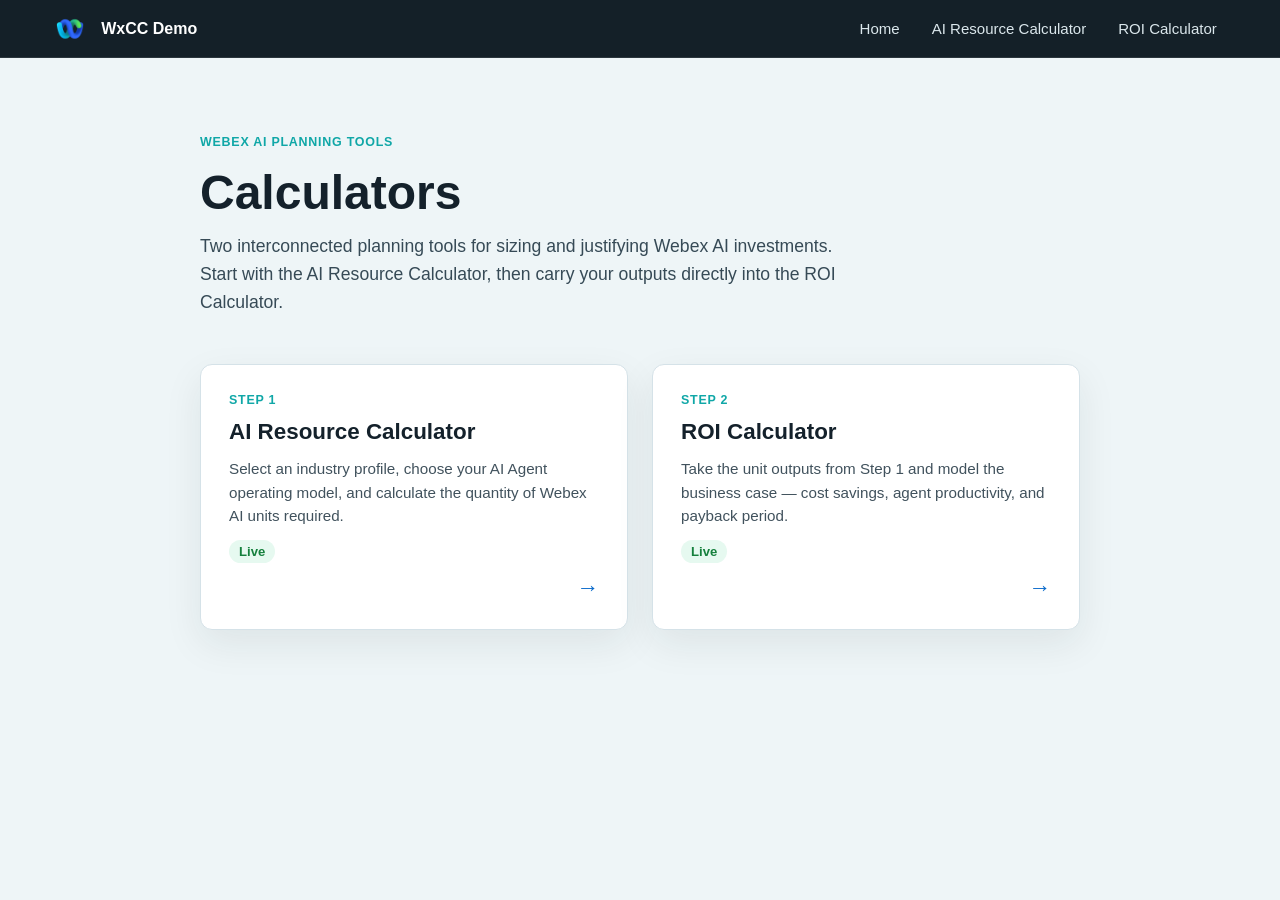
<file: index.html>
<!DOCTYPE html>
<html lang="en">
<head>
  <meta charset="UTF-8" />
  <meta name="viewport" content="width=device-width, initial-scale=1" />
  <title>Calculators — WxCC Demo</title>
  <style>
    :root { --ink: #14212b; --muted: #5f6f7a; --line: #d5e2e8; --teal: #10a7a7; --blue: #0b6bcb; }
    * { box-sizing: border-box; }
    body { margin: 0; font-family: Arial, Helvetica, sans-serif; background: #eef5f7; color: var(--ink); }
    header { display: flex; align-items: center; justify-content: space-between; gap: 18px; padding: 12px clamp(18px,4vw,56px); background: rgba(12,23,32,0.96); border-bottom: 1px solid rgba(255,255,255,0.1); }
    .brand { display: flex; align-items: center; gap: 12px; color: #fff; font-weight: 700; text-decoration: none; }
    .brand img { width: 38px; height: 28px; object-fit: contain; }
    nav { display: flex; gap: 8px; }
    nav a { padding: 8px 12px; border-radius: 6px; color: #dbe7ec; font-size: 0.94rem; text-decoration: none; }
    nav a:hover { background: rgba(255,255,255,0.12); color: #fff; }
    main { max-width: 960px; margin: 0 auto; padding: clamp(40px,6vw,80px) clamp(18px,4vw,40px); }
    h1 { font-size: clamp(2rem,4vw,3rem); margin: 0 0 12px; }
    .eyebrow { margin: 0 0 16px; color: var(--teal); font-size: 0.78rem; font-weight: 700; text-transform: uppercase; letter-spacing: 0.06em; }
    .intro { color: #364a56; font-size: 1.1rem; line-height: 1.6; max-width: 640px; margin: 0 0 48px; }
    .cards { display: grid; grid-template-columns: repeat(auto-fit, minmax(300px, 1fr)); gap: 24px; }
    .card { background: #fff; border: 1px solid var(--line); border-radius: 12px; padding: 28px; text-decoration: none; color: inherit; box-shadow: 0 14px 38px rgba(20,33,43,0.08); transition: box-shadow 0.2s; display: grid; gap: 12px; }
    .card:hover { box-shadow: 0 20px 50px rgba(20,33,43,0.15); }
    .card-tag { font-size: 0.78rem; font-weight: 700; text-transform: uppercase; letter-spacing: 0.06em; color: var(--teal); }
    .card h2 { margin: 0; font-size: 1.4rem; }
    .card p { margin: 0; color: #41525d; line-height: 1.55; font-size: 0.95rem; }
    .card .status { font-size: 0.82rem; font-weight: 700; padding: 4px 10px; border-radius: 99px; justify-self: start; }
    .status.live { background: #e6f9f0; color: #15803d; }
    .arrow { justify-self: end; color: var(--blue); font-size: 1.4rem; }
  </style>
</head>
<body>
  <header>
    <a class="brand" href="index.html">
      <img src="assets/webex-logo-transparent.png" alt="" />
      <span>WxCC Demo</span>
    </a>
    <nav>
      <a href="index.html">Home</a>
      <a href="AI Resources Calculator/index.html">AI Resource Calculator</a>
      <a href="ROI Calculator/index.html">ROI Calculator</a>
    </nav>
  </header>
  <main>
    <p class="eyebrow">Webex AI Planning Tools</p>
    <h1>Calculators</h1>
    <p class="intro">Two interconnected planning tools for sizing and justifying Webex AI investments. Start with the AI Resource Calculator, then carry your outputs directly into the ROI Calculator.</p>
    <div class="cards">
      <a class="card" href="AI Resources Calculator/index.html">
        <span class="card-tag">Step 1</span>
        <h2>AI Resource Calculator</h2>
        <p>Select an industry profile, choose your AI Agent operating model, and calculate the quantity of Webex AI units required.</p>
        <span class="status live">Live</span>
        <span class="arrow">&#8594;</span>
      </a>
      <a class="card" href="ROI Calculator/index.html">
        <span class="card-tag">Step 2</span>
        <h2>ROI Calculator</h2>
        <p>Take the unit outputs from Step 1 and model the business case — cost savings, agent productivity, and payback period.</p>
        <span class="status live">Live</span>
        <span class="arrow">&#8594;</span>
      </a>
    </div>
  </main>
</body>
</html>
</file>
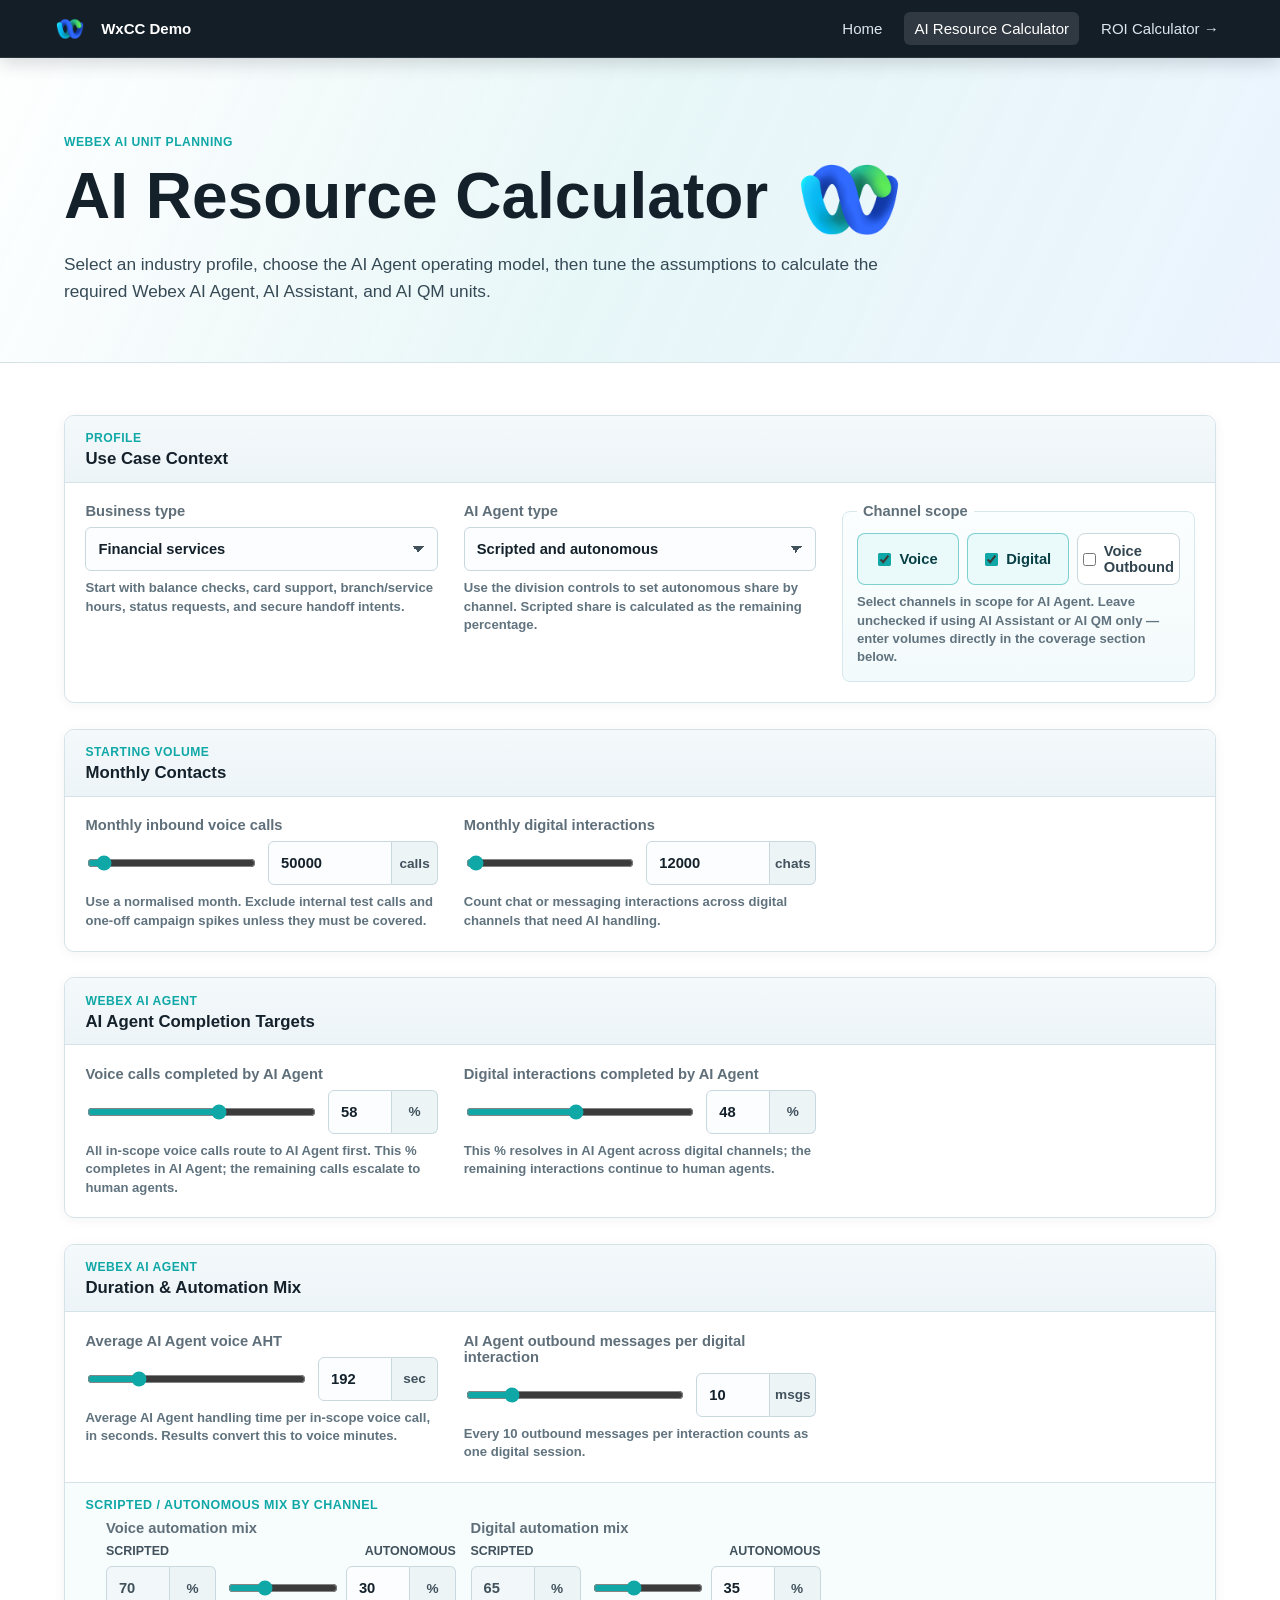
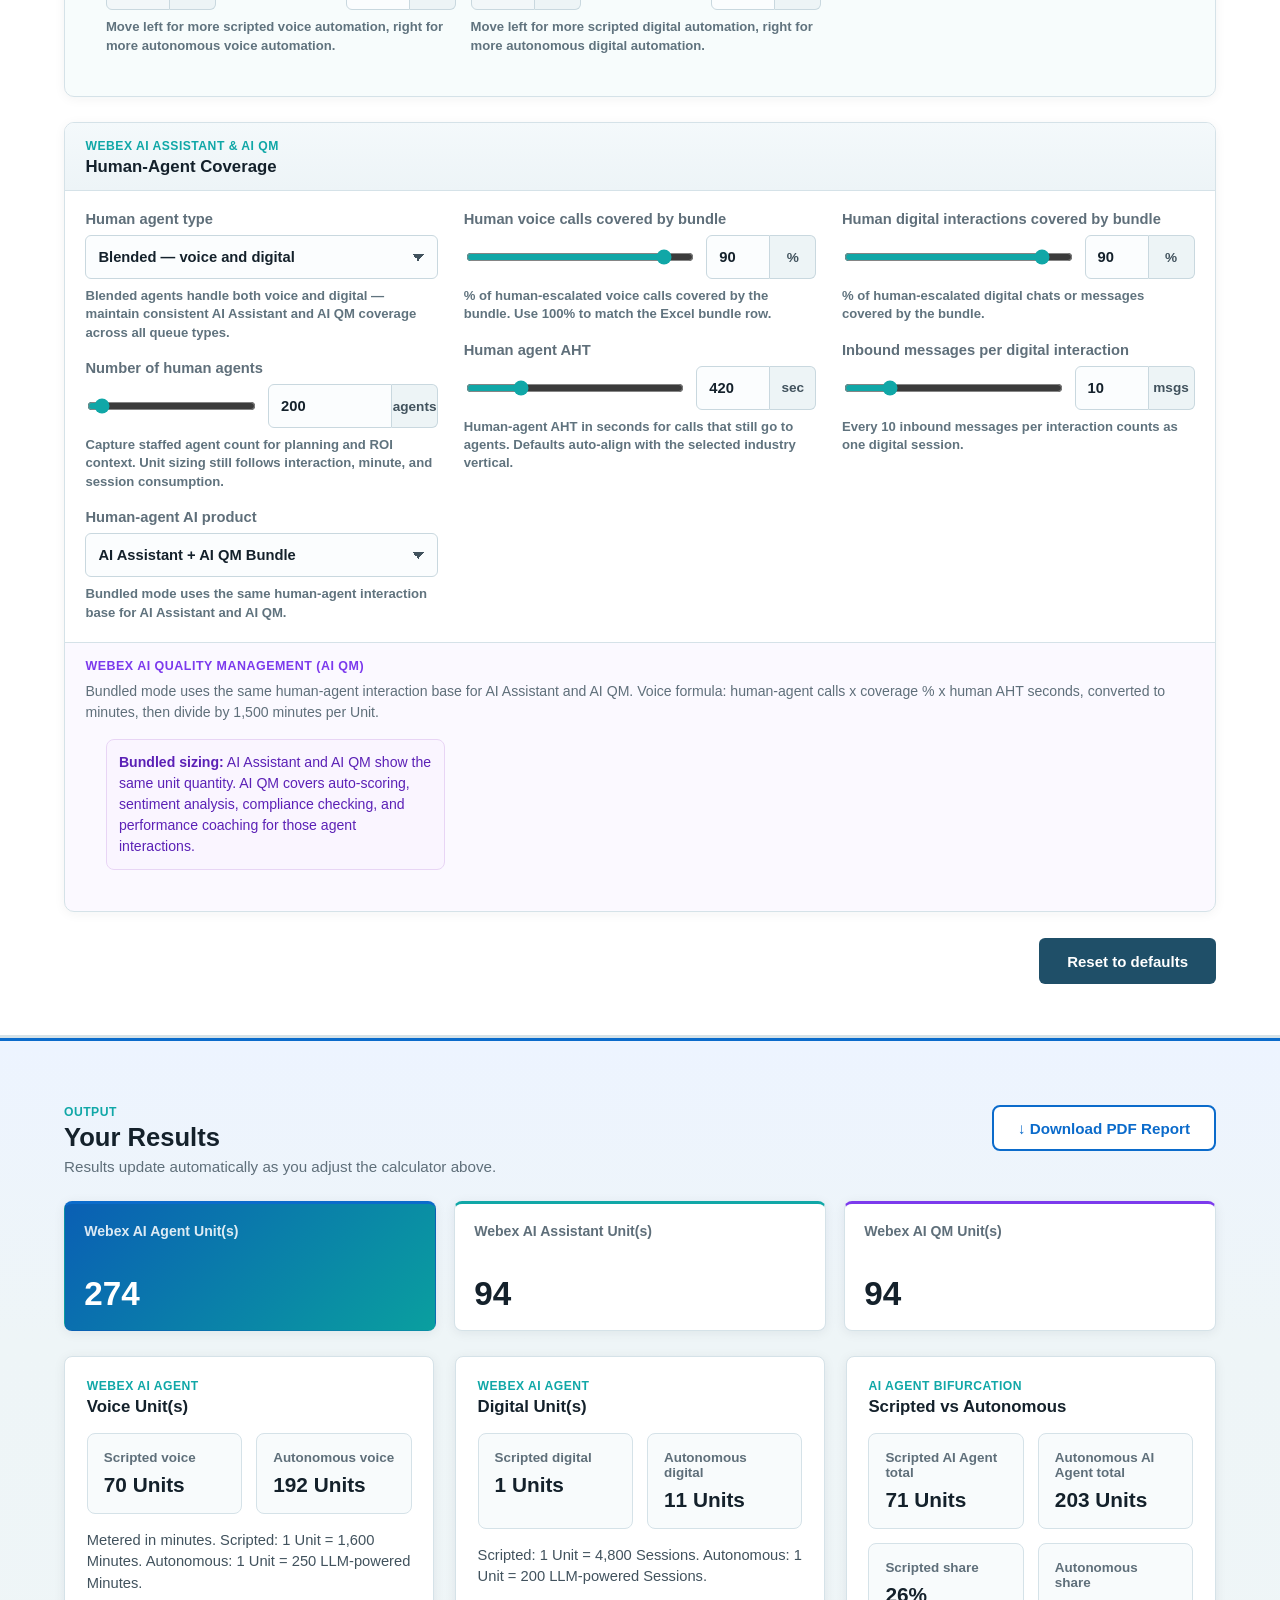
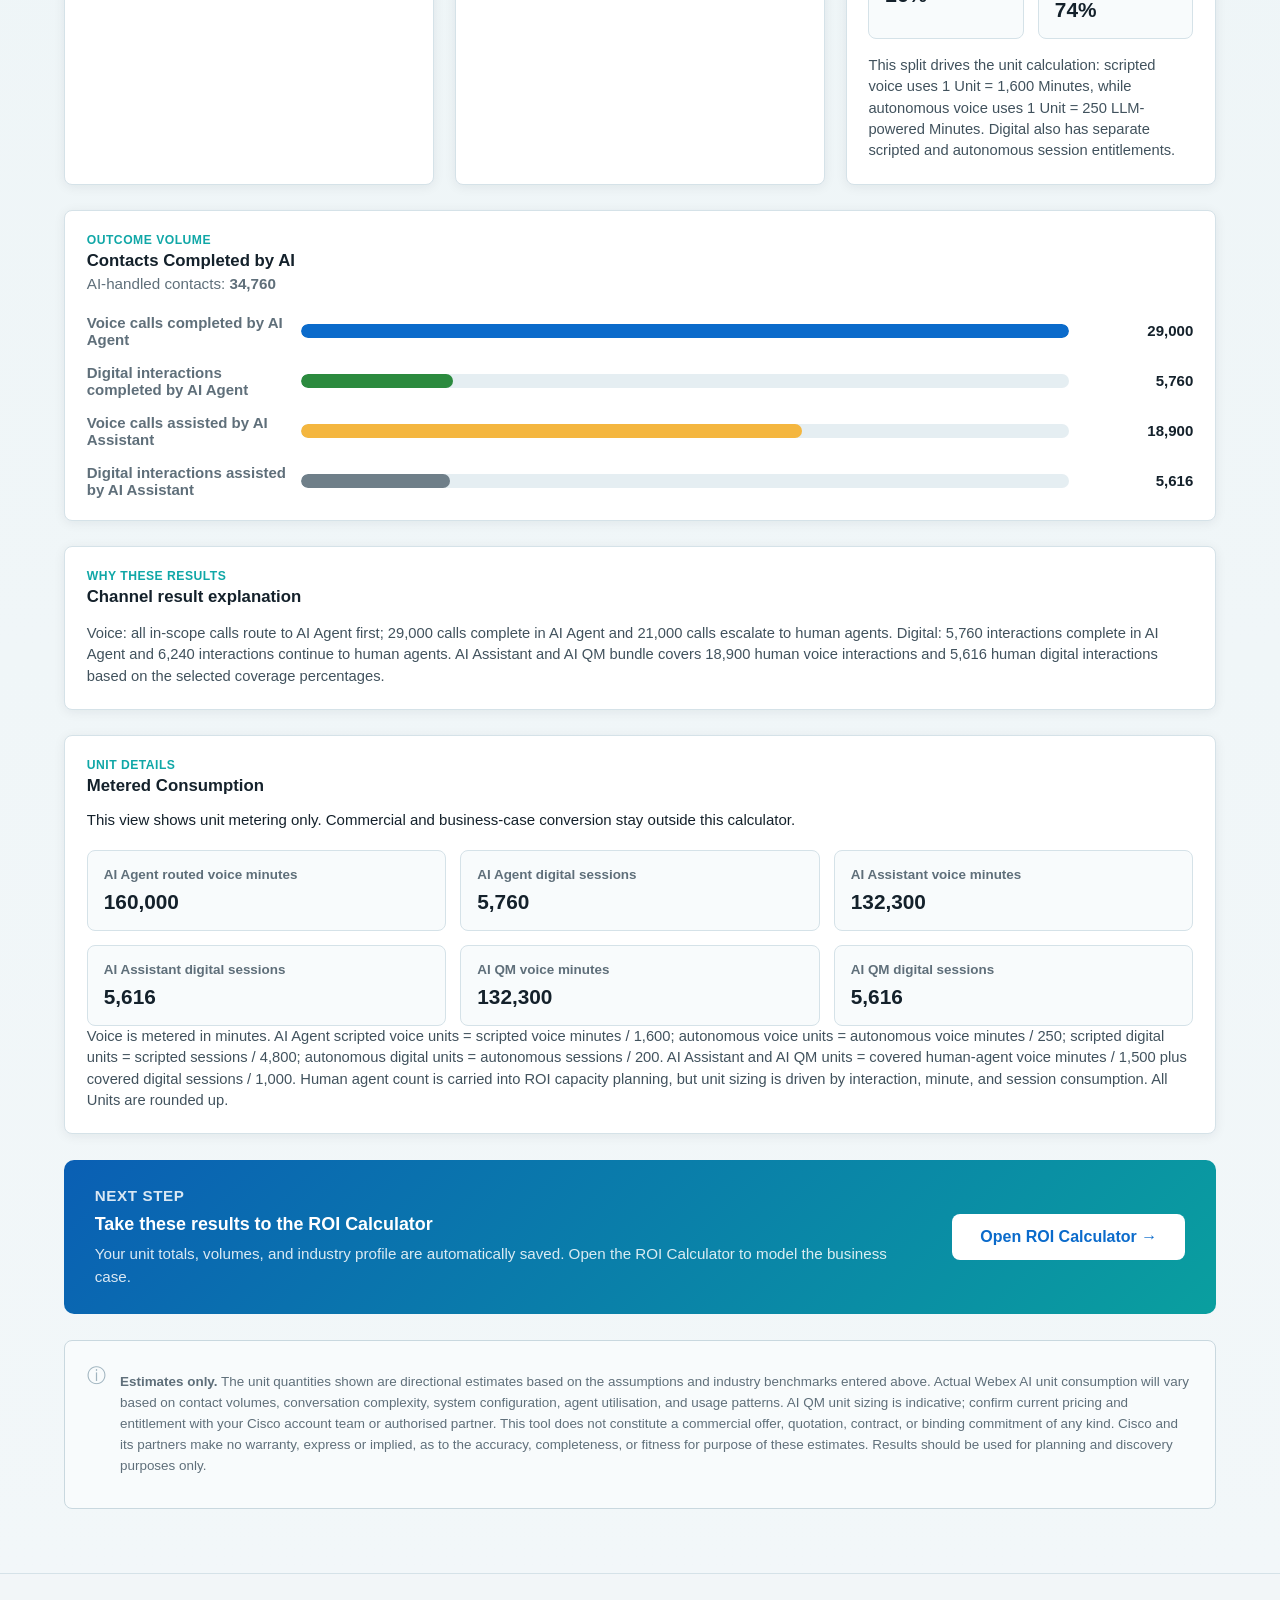
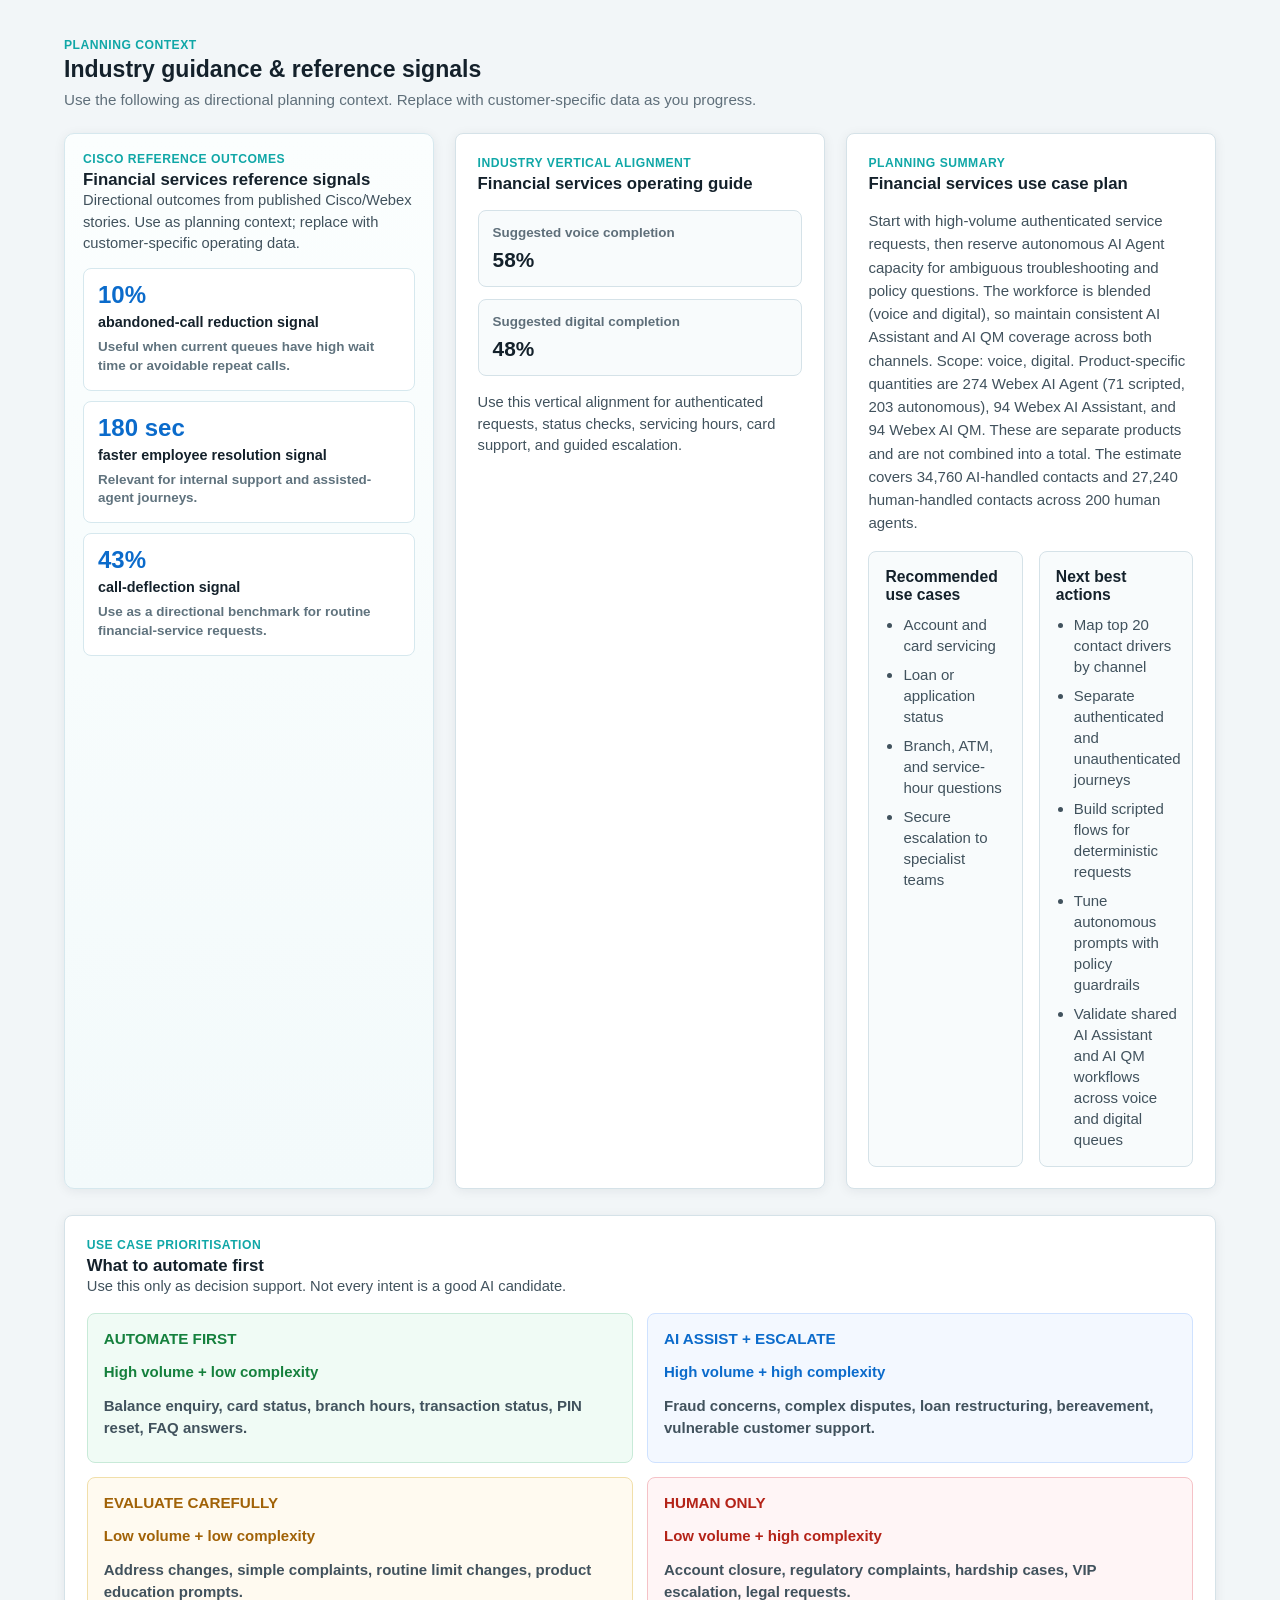
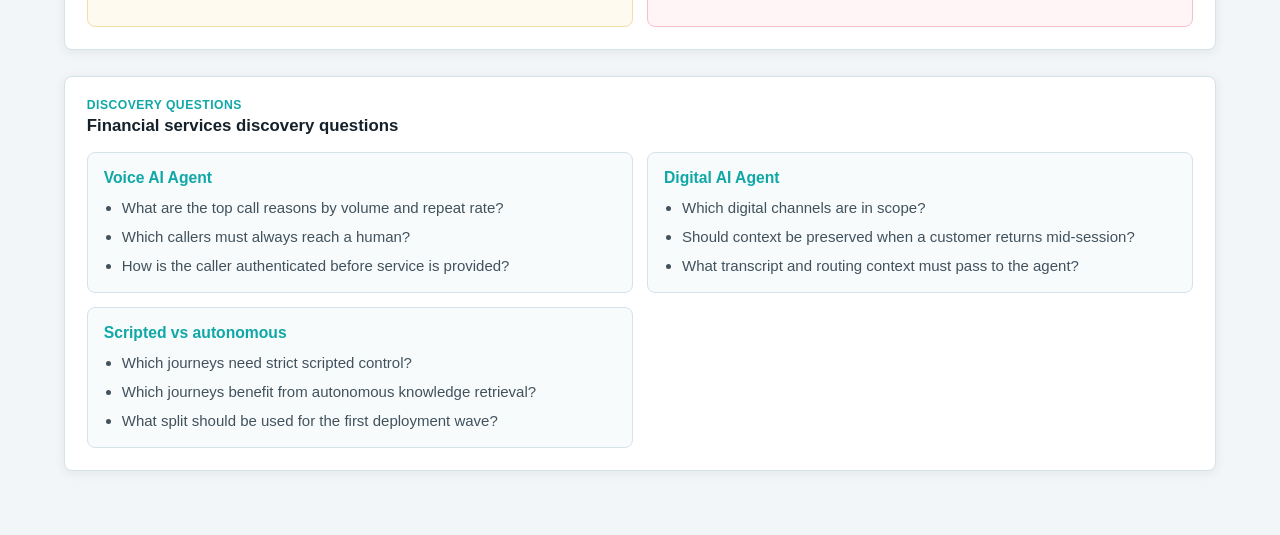
<file: AI Resources Calculator/index.html>
<!DOCTYPE html>
<html lang="en">
<head>
  <meta charset="UTF-8" />
  <meta name="viewport" content="width=device-width, initial-scale=1" />
  <title>AI Resource Calculator</title>
  <link rel="stylesheet" href="styles.css" />
</head>
<body>

  <header class="topbar no-print">
    <a class="brand" href="../index.html" aria-label="WxCC Demo home">
      <img src="webex-logo-transparent.png" alt="" />
      <span>WxCC Demo</span>
    </a>
    <nav aria-label="Primary navigation">
      <a href="../index.html">Home</a>
      <a href="../AI Resources Calculator/index.html" aria-current="page">AI Resource Calculator</a>
      <a href="../ROI Calculator/index.html">ROI Calculator →</a>
    </nav>
  </header>

  <main>

    <!-- ── HERO ────────────────────────────────────────────── -->
    <section class="hero no-print">
      <div class="hero-copy">
        <p class="eyebrow">Webex AI unit planning</p>
        <div class="hero-title">
          <h1>AI Resource Calculator</h1>
          <img src="webex-logo-transparent.png" alt="Webex" />
        </div>
        <p class="intro">
          Select an industry profile, choose the AI Agent operating model, then tune the
          assumptions to calculate the required Webex AI Agent, AI Assistant, and AI QM units.
        </p>
      </div>
    </section>

    <!-- ── CALCULATOR ─────────────────────────────────────────────── -->
    <section class="calculator-section no-print">
      <form class="calc-form" id="calculatorForm">

        <!-- Group 1 · Use Case Context -->
        <div class="calc-group">
          <div class="calc-group-header">
            <p class="eyebrow">Profile</p>
            <h2>Use Case Context</h2>
          </div>
          <div class="calc-group-body grid-3">
            <label>
              <span>Business type</span>
              <select id="industryType">
                <option value="financial">Financial services</option>
                <option value="insurance">Insurance</option>
                <option value="retail">Retail</option>
                <option value="healthcare">Healthcare</option>
                <option value="travel">Travel and hospitality</option>
                <option value="shipping">Shipping and logistics</option>
                <option value="public">Public sector</option>
                <option value="other">Other</option>
              </select>
              <small id="industryRecommendation">Start with balance checks, card support, branch/service hours, status requests, and secure handoff intents.</small>
            </label>
            <label>
              <span>AI Agent type</span>
              <select id="agentMode">
                <option value="both">Scripted and autonomous</option>
                <option value="scripted">Scripted only</option>
                <option value="autonomous">Autonomous only</option>
                <option value="none">AI Agent not required</option>
              </select>
              <small id="agentModeRecommendation">Use scripted flows for deterministic tasks and autonomous flows where natural-language troubleshooting is needed.</small>
            </label>
            <fieldset class="channel-picker">
              <legend>Channel scope</legend>
              <label class="check-option"><input id="channelVoice" type="checkbox" checked /><span>Voice</span></label>
              <label class="check-option"><input id="channelDigital" type="checkbox" checked /><span>Digital</span></label>
              <label class="check-option"><input id="channelOutbound" type="checkbox" /><span>Voice Outbound</span></label>
              <small>Select channels in scope for AI Agent. Leave unchecked if using AI Assistant or AI QM only — enter volumes directly in the coverage section below.</small>
            </fieldset>
          </div>
        </div>

        <!-- Group 2 · Monthly Contacts -->
        <div class="calc-group">
          <div class="calc-group-header">
            <p class="eyebrow">Starting volume</p>
            <h2>Monthly Contacts</h2>
          </div>
          <div class="calc-group-body grid-3">
            <label data-channel="voice">
              <span>Monthly inbound voice calls</span>
              <div class="dual-control">
                <input id="monthlyVoiceCallsSlider" type="range" min="0" max="1000000" step="500" value="50000" data-sync-target="monthlyVoiceCalls" />
                <div class="with-unit value-volume"><input id="monthlyVoiceCalls" type="number" min="0" step="500" value="50000" data-sync-target="monthlyVoiceCallsSlider" /><span>calls</span></div>
              </div>
              <small id="voiceVolumeRecommendation">Use a normalised month. Exclude internal test calls and one-off campaign spikes unless they must be covered.</small>
            </label>
            <label data-channel="digital">
              <span>Monthly digital interactions</span>
              <div class="dual-control">
                <input id="monthlyDigitalClientsSlider" type="range" min="0" max="1000000" step="500" value="12000" data-sync-target="monthlyDigitalClients" />
                <div class="with-unit value-volume"><input id="monthlyDigitalClients" type="number" min="0" step="500" value="12000" data-sync-target="monthlyDigitalClientsSlider" /><span>chats</span></div>
              </div>
              <small id="digitalVolumeRecommendation">Count chat or messaging interactions across digital channels that need AI handling.</small>
            </label>
            <label data-channel="outbound">
              <span>Monthly voice outbound contacts</span>
              <div class="dual-control">
                <input id="monthlyOutboundContactsSlider" type="range" min="0" max="1000000" step="500" value="10000" data-sync-target="monthlyOutboundContacts" />
                <div class="with-unit value-volume"><input id="monthlyOutboundContacts" type="number" min="0" step="500" value="10000" data-sync-target="monthlyOutboundContactsSlider" /><span>contacts</span></div>
              </div>
              <small>Use this for voice outbound reminder, collections, notification, survey, sales, or proactive service campaigns.</small>
            </label>
          </div>
        </div>

        <!-- Group 3 · AI Agent Completion Targets -->
        <div class="calc-group">
          <div class="calc-group-header">
            <p class="eyebrow">Webex AI Agent</p>
            <h2>AI Agent Completion Targets</h2>
          </div>
          <div class="calc-group-body grid-3">
            <label data-channel="voice">
              <span>Voice calls completed by AI Agent</span>
              <div class="dual-control">
                <input id="voiceContainmentPercent" type="range" min="0" max="100" value="58" data-sync-target="voiceContainmentPercentNumber" />
                <div class="with-unit value-percent"><input id="voiceContainmentPercentNumber" type="number" min="0" max="100" step="1" value="58" data-sync-target="voiceContainmentPercent" /><span>%</span></div>
              </div>
              <small id="voiceContainmentRecommendation">All in-scope voice calls route to AI Agent first. This % completes in AI Agent; the remaining calls escalate to human agents.</small>
            </label>
            <label data-channel="digital">
              <span>Digital interactions completed by AI Agent</span>
              <div class="dual-control">
                <input id="digitalDeflectionPercent" type="range" min="0" max="100" value="48" data-sync-target="digitalDeflectionPercentNumber" />
                <div class="with-unit value-percent"><input id="digitalDeflectionPercentNumber" type="number" min="0" max="100" step="1" value="48" data-sync-target="digitalDeflectionPercent" /><span>%</span></div>
              </div>
              <small id="digitalDeflectionRecommendation">This % resolves in AI Agent across digital channels; the remaining interactions continue to human agents.</small>
            </label>
            <label data-channel="outbound">
              <span>Voice outbound contacts completed by AI Agent</span>
              <div class="dual-control">
                <input id="outboundHandledPercent" type="range" min="0" max="100" value="45" data-sync-target="outboundHandledPercentNumber" />
                <div class="with-unit value-percent"><input id="outboundHandledPercentNumber" type="number" min="0" max="100" step="1" value="45" data-sync-target="outboundHandledPercent" /><span>%</span></div>
              </div>
              <small>Use the expected contact or completion rate for voice campaign interactions.</small>
            </label>
          </div>
        </div>

        <!-- Group 4 · Duration & Mix -->
        <div class="calc-group">
          <div class="calc-group-header">
            <p class="eyebrow">Webex AI Agent</p>
            <h2>Duration &amp; Automation Mix</h2>
          </div>
          <div class="calc-group-body grid-3">
            <label data-channel="voice">
              <span>Average AI Agent voice AHT</span>
              <div class="dual-control">
                <input id="aiAgentVoiceMinutesSlider" type="range" min="0" max="900" step="5" value="192" data-sync-target="aiAgentVoiceMinutes" />
                <div class="with-unit value-small"><input id="aiAgentVoiceMinutes" type="number" min="0" step="5" value="192" data-sync-target="aiAgentVoiceMinutesSlider" /><span>sec</span></div>
              </div>
              <small id="aiDurationRecommendation">Average AI Agent handling time per in-scope voice call, in seconds. Results convert this to voice minutes.</small>
            </label>
            <label data-channel="outbound">
              <span>Average voice outbound AI Agent duration</span>
              <div class="dual-control">
                <input id="outboundAiMinutesSlider" type="range" min="0" max="900" step="5" value="144" data-sync-target="outboundAiMinutes" />
                <div class="with-unit value-small"><input id="outboundAiMinutes" type="number" min="0" step="5" value="144" data-sync-target="outboundAiMinutesSlider" /><span>sec</span></div>
              </div>
              <small>Use the expected AI-handled voice outbound talk time in seconds. Results convert this to minutes.</small>
            </label>
            <label data-channel="digital">
              <span>AI Agent outbound messages per digital interaction</span>
              <div class="dual-control">
                <input id="agentOutboundMessagesSlider" type="range" min="1" max="50" step="1" value="10" data-sync-target="agentOutboundMessages" />
                <div class="with-unit value-small"><input id="agentOutboundMessages" type="number" min="1" step="1" value="10" data-sync-target="agentOutboundMessagesSlider" /><span>msgs</span></div>
              </div>
              <small>Every 10 outbound messages per interaction counts as one digital session.</small>
            </label>
          </div>
          <div id="divisionControls" class="calc-sub-group">
            <p class="sub-group-label">Scripted / autonomous mix by channel</p>
            <div class="calc-group-body grid-3" style="padding-top:0">
              <label data-channel="voice">
                <span>Voice automation mix</span>
                <div class="split-slider">
                  <div class="split-slider-labels"><span>Scripted</span><span>Autonomous</span></div>
                  <div class="mix-control">
                    <div class="with-unit value-percent mix-percent"><input id="voiceScriptedMix" type="number" value="70" readonly tabindex="-1" aria-label="Scripted voice share" /><span>%</span></div>
                    <input id="agentVoiceAutonomousPercent" type="range" min="0" max="100" value="30" data-sync-target="agentVoiceAutonomousPercentNumber" />
                    <div class="with-unit value-percent"><input id="agentVoiceAutonomousPercentNumber" type="number" min="0" max="100" step="1" value="30" data-sync-target="agentVoiceAutonomousPercent" /><span>%</span></div>
                  </div>
                </div>
                <small>Move left for more scripted voice automation, right for more autonomous voice automation.</small>
              </label>
              <label data-channel="digital">
                <span>Digital automation mix</span>
                <div class="split-slider">
                  <div class="split-slider-labels"><span>Scripted</span><span>Autonomous</span></div>
                  <div class="mix-control">
                    <div class="with-unit value-percent mix-percent"><input id="digitalScriptedMix" type="number" value="65" readonly tabindex="-1" aria-label="Scripted digital share" /><span>%</span></div>
                    <input id="agentDigitalAutonomousPercent" type="range" min="0" max="100" value="35" data-sync-target="agentDigitalAutonomousPercentNumber" />
                    <div class="with-unit value-percent"><input id="agentDigitalAutonomousPercentNumber" type="number" min="0" max="100" step="1" value="35" data-sync-target="agentDigitalAutonomousPercent" /><span>%</span></div>
                  </div>
                </div>
                <small>Move left for more scripted digital automation, right for more autonomous digital automation.</small>
              </label>
              <label data-channel="outbound">
                <span>Voice outbound automation mix</span>
                <div class="split-slider">
                  <div class="split-slider-labels"><span>Scripted</span><span>Autonomous</span></div>
                  <div class="mix-control">
                    <div class="with-unit value-percent mix-percent"><input id="outboundScriptedMix" type="number" value="60" readonly tabindex="-1" aria-label="Scripted voice outbound share" /><span>%</span></div>
                    <input id="agentOutboundAutonomousPercent" type="range" min="0" max="100" value="40" data-sync-target="agentOutboundAutonomousPercentNumber" />
                    <div class="with-unit value-percent"><input id="agentOutboundAutonomousPercentNumber" type="number" min="0" max="100" step="1" value="40" data-sync-target="agentOutboundAutonomousPercent" /><span>%</span></div>
                  </div>
                </div>
                <small>Move left for more scripted outbound automation, right for more autonomous outbound automation.</small>
              </label>
            </div>
          </div>
        </div>

        <!-- Group 5 · Human-Agent Coverage (AI Assistant + AI QM) -->
        <div class="calc-group">
          <div class="calc-group-header">
            <p class="eyebrow">Webex AI Assistant &amp; AI QM</p>
            <h2>Human-Agent Coverage</h2>
          </div>
          <div class="calc-group-body grid-3">

            <!-- Col 1: Human agent type -->
            <div class="field-stack">
              <label>
                <span>Human agent type</span>
                <select id="workforceModel">
                  <option value="blended">Blended — voice and digital</option>
                  <option value="voice">Voice only</option>
                  <option value="digital">Digital only</option>
                </select>
                <small id="workforceModelRecommendation">Blended agents handle both channels — maintain consistent AI Assistant and AI QM coverage across all queues.</small>
              </label>
              <label>
                <span>Number of human agents</span>
                <div class="dual-control">
                  <input id="humanAgentCountSlider" type="range" min="0" max="5000" step="1" value="200" data-sync-target="humanAgentCount" />
                  <div class="with-unit value-volume"><input id="humanAgentCount" type="number" min="0" step="1" value="200" data-sync-target="humanAgentCountSlider" /><span>agents</span></div>
                </div>
                <small>Capture staffed agent count for planning and ROI context. Unit sizing still follows interaction, minute, and session consumption.</small>
              </label>
              <label>
                <span>Human-agent AI product</span>
                <select id="humanAgentProduct">
                  <option value="bundle">AI Assistant + AI QM Bundle</option>
                  <option value="assistant">AI Assistant only</option>
                  <option value="qm">AI QM only</option>
                </select>
                <small id="humanAgentProductNote">Bundled mode uses the same human-agent interaction base for AI Assistant and AI QM.</small>
              </label>
            </div>

            <!-- Col 2: Voice assistant fields (no data-channel — always visible based on workforce model) -->
            <div data-assistant-channel="voice" class="field-stack">
              <!-- Direct volume input shown when Voice AI Agent channel is OFF -->
              <label data-channel-off="voice" class="direct-input">
                <span>Monthly voice calls to human agents</span>
                <div class="dual-control">
                  <input id="directAgentVoiceCallsSlider" type="range" min="0" max="1000000" step="500" value="0" data-sync-target="directAgentVoiceCalls" />
                  <div class="with-unit value-volume"><input id="directAgentVoiceCalls" type="number" min="0" step="500" value="0" data-sync-target="directAgentVoiceCallsSlider" /><span>calls</span></div>
                </div>
                <small>Enter total calls handled by voice agents — used for AI Assistant &amp; AI QM when AI Agent voice is not in scope.</small>
              </label>
              <label>
                <span id="assistantVoiceCoverageLabel">Human voice calls covered</span>
                <div class="dual-control">
                  <input id="assistantVoiceCoveragePercent" type="range" min="0" max="100" value="90" data-sync-target="assistantVoiceCoveragePercentNumber" />
                  <div class="with-unit value-percent"><input id="assistantVoiceCoveragePercentNumber" type="number" min="0" max="100" step="1" value="90" data-sync-target="assistantVoiceCoveragePercent" /><span>%</span></div>
                </div>
                <small id="assistantVoiceCoverageHelp">% of human-escalated voice calls covered by the selected human-agent AI product. Use 100% to match the Excel bundle row.</small>
              </label>
              <label>
                <span>Human agent AHT</span>
                <div class="dual-control">
                  <input id="humanAhtMinutesSlider" type="range" min="0" max="1800" step="5" value="420" data-sync-target="humanAhtMinutes" />
                  <div class="with-unit value-small"><input id="humanAhtMinutes" type="number" min="0" step="5" value="420" data-sync-target="humanAhtMinutesSlider" /><span>sec</span></div>
                </div>
                <small>Human-agent AHT in seconds for calls that still go to agents. Defaults auto-align with the selected industry vertical.</small>
              </label>
            </div>

            <!-- Col 3: Digital assistant fields (no data-channel — always visible based on workforce model) -->
            <div data-assistant-channel="digital" class="field-stack">
              <!-- Direct volume input shown when Digital AI Agent channel is OFF -->
              <label data-channel-off="digital" class="direct-input">
                <span>Monthly digital contacts to human agents</span>
                <div class="dual-control">
                  <input id="directAgentDigitalClientsSlider" type="range" min="0" max="1000000" step="500" value="0" data-sync-target="directAgentDigitalClients" />
                  <div class="with-unit value-volume"><input id="directAgentDigitalClients" type="number" min="0" step="500" value="0" data-sync-target="directAgentDigitalClientsSlider" /><span>chats</span></div>
                </div>
                <small>Enter total digital interactions handled by agents — used for AI Assistant &amp; AI QM when AI Agent digital is not in scope.</small>
              </label>
              <label>
                <span id="assistantDigitalCoverageLabel">Human digital interactions covered</span>
                <div class="dual-control">
                  <input id="assistantDigitalCoveragePercent" type="range" min="0" max="100" value="90" data-sync-target="assistantDigitalCoveragePercentNumber" />
                  <div class="with-unit value-percent"><input id="assistantDigitalCoveragePercentNumber" type="number" min="0" max="100" step="1" value="90" data-sync-target="assistantDigitalCoveragePercent" /><span>%</span></div>
                </div>
                <small id="assistantDigitalCoverageHelp">% of human-escalated digital chats or messages covered by the selected human-agent AI product.</small>
              </label>
              <label>
                <span>Inbound messages per digital interaction</span>
                <div class="dual-control">
                  <input id="assistantInboundMessagesSlider" type="range" min="1" max="50" step="1" value="10" data-sync-target="assistantInboundMessages" />
                  <div class="with-unit value-small"><input id="assistantInboundMessages" type="number" min="1" step="1" value="10" data-sync-target="assistantInboundMessagesSlider" /><span>msgs</span></div>
                </div>
                <small>Every 10 inbound messages per interaction counts as one digital session.</small>
              </label>
            </div>

          </div>

          <!-- AI QM sub-section -->
          <div class="calc-sub-group qm-sub" id="qmSubSection">
            <p class="sub-group-label">Webex AI Quality Management (AI QM)</p>
            <p class="sub-group-desc" id="qmSubSectionDesc">Bundled mode uses the same human-agent interaction base for AI Assistant and AI QM. Voice formula: human-agent calls x coverage % x human AHT, converted to minutes, then 1 Unit = 1,500 Minutes.</p>
            <div class="calc-group-body grid-3" style="padding-top:0">
              <div class="qm-info-cell">
                <p class="formula" id="qmSizingNote"><strong>Bundled sizing:</strong> AI Assistant and AI QM show the same unit quantity. AI QM covers auto-scoring, sentiment analysis, compliance checking, and performance coaching for those agent interactions.</p>
              </div>
            </div>
          </div>
        </div>

        <div class="form-actions">
          <button type="reset" class="reset-button">Reset to defaults</button>
        </div>

      </form>
    </section>

    <!-- ── RESULTS ─────────────────────────────────────────────── -->
    <section class="results-section" aria-label="Calculator results" id="resultsSection">
      <div class="results-container">

        <!-- Print-only header -->
        <div class="print-only report-print-header">
          <img src="webex-logo-transparent.png" alt="Webex" class="report-logo" />
          <div>
            <h1>Webex AI Resource Estimate</h1>
            <p id="reportMeta"></p>
          </div>
        </div>

        <div class="results-header">
          <div class="results-header-left">
            <p class="eyebrow">Output</p>
            <h2>Your Results</h2>
            <p class="results-intro">Results update automatically as you adjust the calculator above.</p>
          </div>
          <button class="download-btn no-print" onclick="downloadReport()">&#x2193; Download PDF Report</button>
        </div>

        <!-- Summary metrics: AI Agent | AI Assistant | AI QM -->
        <div class="summary-grid">
          <article class="metric primary accent-agent">
            <span>Webex AI Agent Unit(s)</span>
            <strong id="agentTotalUnits">0</strong>
          </article>
          <article class="metric accent-assistant">
            <span>Webex AI Assistant Unit(s)</span>
            <strong id="assistantUnits">0</strong>
          </article>
          <article class="metric accent-qm">
            <span>Webex AI QM Unit(s)</span>
            <strong id="qmUnits">0</strong>
          </article>
        </div>

        <!-- AI Agent unit breakdown -->
        <div class="result-grid">
          <article class="panel result-card" data-channel="voice">
            <div class="panel-heading"><p class="eyebrow">Webex AI Agent</p><h2>Voice Unit(s)</h2></div>
            <dl>
              <div><dt>Scripted voice</dt><dd><span id="agentVoiceScriptedUnits">0</span> Units</dd></div>
              <div><dt>Autonomous voice</dt><dd><span id="agentVoiceAutonomousUnits">0</span> Units</dd></div>
            </dl>
            <p class="formula">Metered in minutes. Scripted: 1 Unit = 1,600 Minutes. Autonomous: 1 Unit = 250 LLM-powered Minutes.</p>
          </article>
          <article class="panel result-card" data-channel="digital">
            <div class="panel-heading"><p class="eyebrow">Webex AI Agent</p><h2>Digital Unit(s)</h2></div>
            <dl>
              <div><dt>Scripted digital</dt><dd><span id="agentDigitalScriptedUnits">0</span> Units</dd></div>
              <div><dt>Autonomous digital</dt><dd><span id="agentDigitalAutonomousUnits">0</span> Units</dd></div>
            </dl>
            <p class="formula">Scripted: 1 Unit = 4,800 Sessions. Autonomous: 1 Unit = 200 LLM-powered Sessions.</p>
          </article>
          <article class="panel result-card" data-channel="outbound">
            <div class="panel-heading"><p class="eyebrow">Webex AI Agent</p><h2>Voice Outbound Unit(s)</h2></div>
            <dl>
              <div><dt>Scripted voice outbound</dt><dd><span id="agentOutboundScriptedUnits">0</span> Units</dd></div>
              <div><dt>Autonomous voice outbound</dt><dd><span id="agentOutboundAutonomousUnits">0</span> Units</dd></div>
            </dl>
            <p class="formula">Metered in minutes. Scripted: 1 Unit = 1,600 Minutes. Autonomous: 1 Unit = 250 Minutes.</p>
          </article>
          <article class="panel result-card" id="agentBifurcationCard">
            <div class="panel-heading"><p class="eyebrow">AI Agent bifurcation</p><h2>Scripted vs Autonomous</h2></div>
            <dl>
              <div><dt>Scripted AI Agent total</dt><dd><span id="agentScriptedTotalUnits">0</span> Units</dd></div>
              <div><dt>Autonomous AI Agent total</dt><dd><span id="agentAutonomousTotalUnits">0</span> Units</dd></div>
              <div><dt>Scripted share</dt><dd id="agentScriptedShare">0%</dd></div>
              <div><dt>Autonomous share</dt><dd id="agentAutonomousShare">0%</dd></div>
            </dl>
            <p id="agentBifurcationNote" class="formula">This split changes the unit calculation because scripted and autonomous AI Agent work use different entitlements.</p>
          </article>
        </div>

        <!-- Contacts bar chart -->
        <article class="panel breakdown">
          <div class="panel-heading"><p class="eyebrow">Outcome volume</p><h2>Contacts Completed by AI</h2></div>
          <p class="results-intro" style="margin-top:4px">AI-handled contacts: <strong id="aiHandledContacts">0</strong></p>
          <div class="bars">
            <div class="bar-row" data-channel="voice"><span>Voice calls completed by AI Agent</span><div class="bar-track"><div id="voiceContainedBar" class="bar-fill"></div></div><strong id="voiceContainedCalls">0</strong></div>
            <div class="bar-row" data-channel="digital"><span>Digital interactions completed by AI Agent</span><div class="bar-track"><div id="digitalDeflectedBar" class="bar-fill accent"></div></div><strong id="digitalDeflectedClients">0</strong></div>
            <div class="bar-row" data-channel="outbound"><span>Voice outbound contacts completed by AI Agent</span><div class="bar-track"><div id="outboundHandledBar" class="bar-fill outbound"></div></div><strong id="outboundHandledContacts">0</strong></div>
            <div class="bar-row" data-channel="voice"><span>Voice calls assisted by AI Assistant</span><div class="bar-track"><div id="assistantVoiceBar" class="bar-fill muted"></div></div><strong id="assistantVoiceCalls">0</strong></div>
            <div class="bar-row" data-channel="digital"><span>Digital interactions assisted by AI Assistant</span><div class="bar-track"><div id="assistantDigitalBar" class="bar-fill neutral"></div></div><strong id="assistantDigitalClients">0</strong></div>
          </div>
        </article>

        <article class="panel result-card">
          <div class="panel-heading"><p class="eyebrow">Why these results</p><h2 id="resultWhyTitle">Channel result explanation</h2></div>
          <p id="resultWhyText" class="formula">Select the channel scope above to see how AI-handled and human-handled volumes drive the unit estimate.</p>
        </article>

        <!-- Metered consumption -->
        <article class="panel recommendation">
          <div class="panel-heading"><p class="eyebrow">Unit details</p><h2>Metered Consumption</h2></div>
          <p>This view shows unit metering only. Commercial and business-case conversion stay outside this calculator.</p>
          <dl>
            <div data-channel="voice"><dt>AI Agent routed voice minutes</dt><dd id="agentVoiceMinutes">0</dd></div>
            <div data-channel="digital"><dt>AI Agent digital sessions</dt><dd id="agentDigitalSessions">0</dd></div>
            <div data-channel="outbound"><dt>AI Agent voice outbound minutes</dt><dd id="agentOutboundMinutes">0</dd></div>
            <div data-channel="voice"><dt>AI Assistant voice minutes</dt><dd id="assistantVoiceMinutes">0</dd></div>
            <div data-channel="digital"><dt>AI Assistant digital sessions</dt><dd id="assistantDigitalSessions">0</dd></div>
            <div data-assistant-channel="voice"><dt>AI QM voice minutes</dt><dd id="qmVoiceEvaluations">0</dd></div>
            <div data-assistant-channel="digital"><dt>AI QM digital sessions</dt><dd id="qmDigitalEvaluations">0</dd></div>
          </dl>
          <p class="formula">Voice is metered in minutes. AI Agent scripted voice units = scripted voice minutes / 1,600; autonomous voice units = autonomous voice minutes / 250; scripted digital units = scripted sessions / 4,800; autonomous digital units = autonomous sessions / 200. AI Assistant and AI QM units = covered human-agent voice minutes / 1,500 plus covered digital sessions / 1,000. Human agent count is carried into ROI capacity planning, but unit sizing is driven by interaction, minute, and session consumption. All Units are rounded up.</p>
        </article>

        <!-- Next step CTA -->
        <div class="next-step-banner no-print">
          <div class="next-step-copy">
            <p class="eyebrow">Next step</p>
            <h2>Take these results to the ROI Calculator</h2>
            <p>Your unit totals, volumes, and industry profile are automatically saved. Open the ROI Calculator to model the business case.</p>
          </div>
          <a href="../ROI Calculator/index.html" class="cta-button">Open ROI Calculator →</a>
        </div>

        <!-- Disclaimer -->
        <div class="disclaimer">
          <div class="disclaimer-icon" aria-hidden="true">ⓘ</div>
          <p><strong>Estimates only.</strong> The unit quantities shown are directional estimates based on the assumptions and industry benchmarks entered above. Actual Webex AI unit consumption will vary based on contact volumes, conversation complexity, system configuration, agent utilisation, and usage patterns. AI QM unit sizing is indicative; confirm current pricing and entitlement with your Cisco account team or authorised partner. This tool does not constitute a commercial offer, quotation, contract, or binding commitment of any kind. Cisco and its partners make no warranty, express or implied, as to the accuracy, completeness, or fitness for purpose of these estimates. Results should be used for planning and discovery purposes only.</p>
        </div>

      </div>
    </section>

    <!-- ── GUIDANCE ─────────────────────────────────────────────── -->
    <section class="guidance-section" aria-label="Planning guidance">
      <div class="guidance-container">
        <div class="guidance-header">
          <p class="eyebrow">Planning context</p>
          <h2>Industry guidance &amp; reference signals</h2>
          <p class="guidance-intro">Use the following as directional planning context. Replace with customer-specific data as you progress.</p>
        </div>
        <div class="guidance-grid">
          <article class="panel reference-panel inline-reference">
            <div class="panel-heading"><p class="eyebrow">Cisco reference outcomes</p><h2 id="referenceTitle">Financial services reference signals</h2></div>
            <p class="formula">Directional outcomes from published Cisco/Webex stories. Use as planning context; replace with customer-specific operating data.</p>
            <div id="referenceOutcomeList" class="reference-list"></div>
          </article>
          <article class="panel vertical-panel">
            <div class="panel-heading"><p class="eyebrow">Industry vertical alignment</p><h2 id="verticalTitle">Financial services operating guide</h2></div>
            <div class="vertical-grid">
              <div data-channel="voice"><dt>Suggested voice completion</dt><dd id="verticalVoiceContainment">58%</dd></div>
              <div data-channel="digital"><dt>Suggested digital completion</dt><dd id="verticalDigitalDeflection">48%</dd></div>
              <div data-channel="outbound"><dt>Suggested voice outbound handled</dt><dd id="verticalOutboundHandled">45%</dd></div>
            </div>
            <p id="verticalGuidance" class="formula">Start with balance checks, card support, branch/service hours, status requests, and secure handoff intents.</p>
          </article>
          <article class="panel advisor">
            <div class="panel-heading"><p class="eyebrow">Planning summary</p><h2 id="summaryTitle">Financial services use case plan</h2></div>
            <p id="summaryText">Start with high-volume authenticated service requests, then reserve autonomous AI Agent capacity for ambiguous troubleshooting and policy questions.</p>
            <div class="advisor-grid">
              <div><h3>Recommended use cases</h3><ul id="useCaseList"></ul></div>
              <div><h3>Next best actions</h3><ul id="nextActionList"></ul></div>
            </div>
          </article>
        </div>
        <article class="panel prioritisation-panel">
          <div class="panel-heading"><p class="eyebrow">Use case prioritisation</p><h2>What to automate first</h2></div>
          <p class="formula">Use this only as decision support. Not every intent is a good AI candidate.</p>
          <div class="priority-grid">
            <div class="priority-card automate"><h3>Automate first</h3><span>High volume + low complexity</span><p id="automateFirstText">Balance enquiry, status lookup, appointment booking, FAQs, PIN reset.</p></div>
            <div class="priority-card assist"><h3>AI Assist + escalate</h3><span>High volume + high complexity</span><p id="assistEscalateText">Billing disputes, complex claims, account closure, vulnerable customer support.</p></div>
            <div class="priority-card evaluate"><h3>Evaluate carefully</h3><span>Low volume + low complexity</span><p id="evaluateText">Minor account changes, routine renewals, simple complaints, basic upsell prompts.</p></div>
            <div class="priority-card human"><h3>Human only</h3><span>Low volume + high complexity</span><p id="humanOnlyText">Legal matters, major complaints, regulatory escalations, VIP or sensitive cases.</p></div>
          </div>
        </article>
        <article class="panel discovery-panel">
          <div class="panel-heading"><p class="eyebrow">Discovery questions</p><h2 id="discoveryTitle">Questions that matter for this setup</h2></div>
          <div class="discovery-grid">
            <div data-channel="voice"><h3>Voice AI Agent</h3><ul id="voiceDiscoveryList"></ul></div>
            <div data-channel="digital"><h3>Digital AI Agent</h3><ul id="digitalDiscoveryList"></ul></div>
            <div><h3>Scripted vs autonomous</h3><ul id="modeDiscoveryList"></ul></div>
            <div data-channel="outbound"><h3>Voice outbound readiness</h3><ul id="outboundDiscoveryList"></ul></div>
          </div>
        </article>
      </div>
    </section>

  </main>

  <script src="script.js"></script>
  <script>
    // ── PDF / Print report ────────────────────────────────────────────────
    function downloadReport() {
      // Populate print header with current selections
      const industry = document.getElementById("industryType");
      const industryLabel = industry.options[industry.selectedIndex].text;
      const agentMode = document.getElementById("agentMode");
      const agentLabel = agentMode.options[agentMode.selectedIndex].text;
      const workforce = document.getElementById("workforceModel");
      const workforceLabel = workforce.options[workforce.selectedIndex].text;
      const dateStr = new Date().toLocaleDateString("en-US", { year: "numeric", month: "long", day: "numeric" });
      document.getElementById("reportMeta").textContent =
        `${industryLabel} · ${agentLabel} · ${workforceLabel} · Generated ${dateStr}`;
      window.print();
    }
  </script>
</body>
</html>
</file>
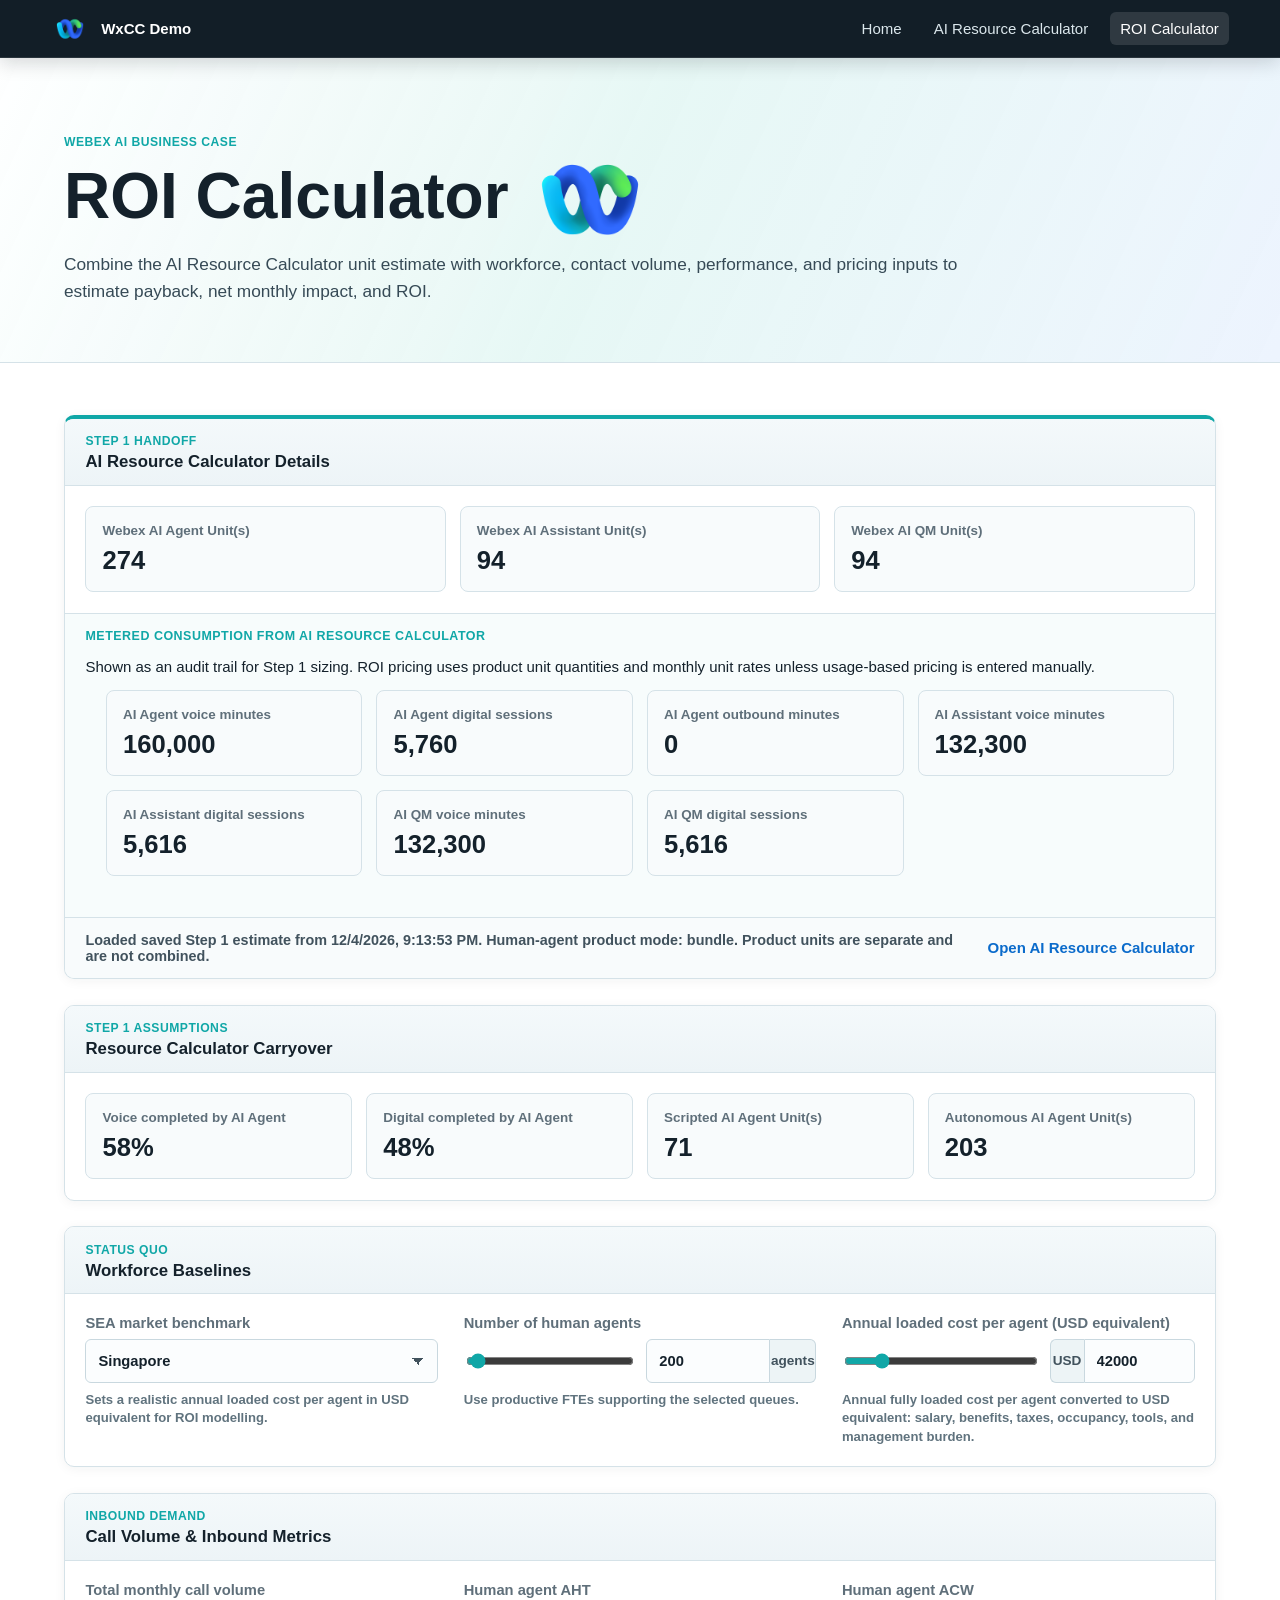
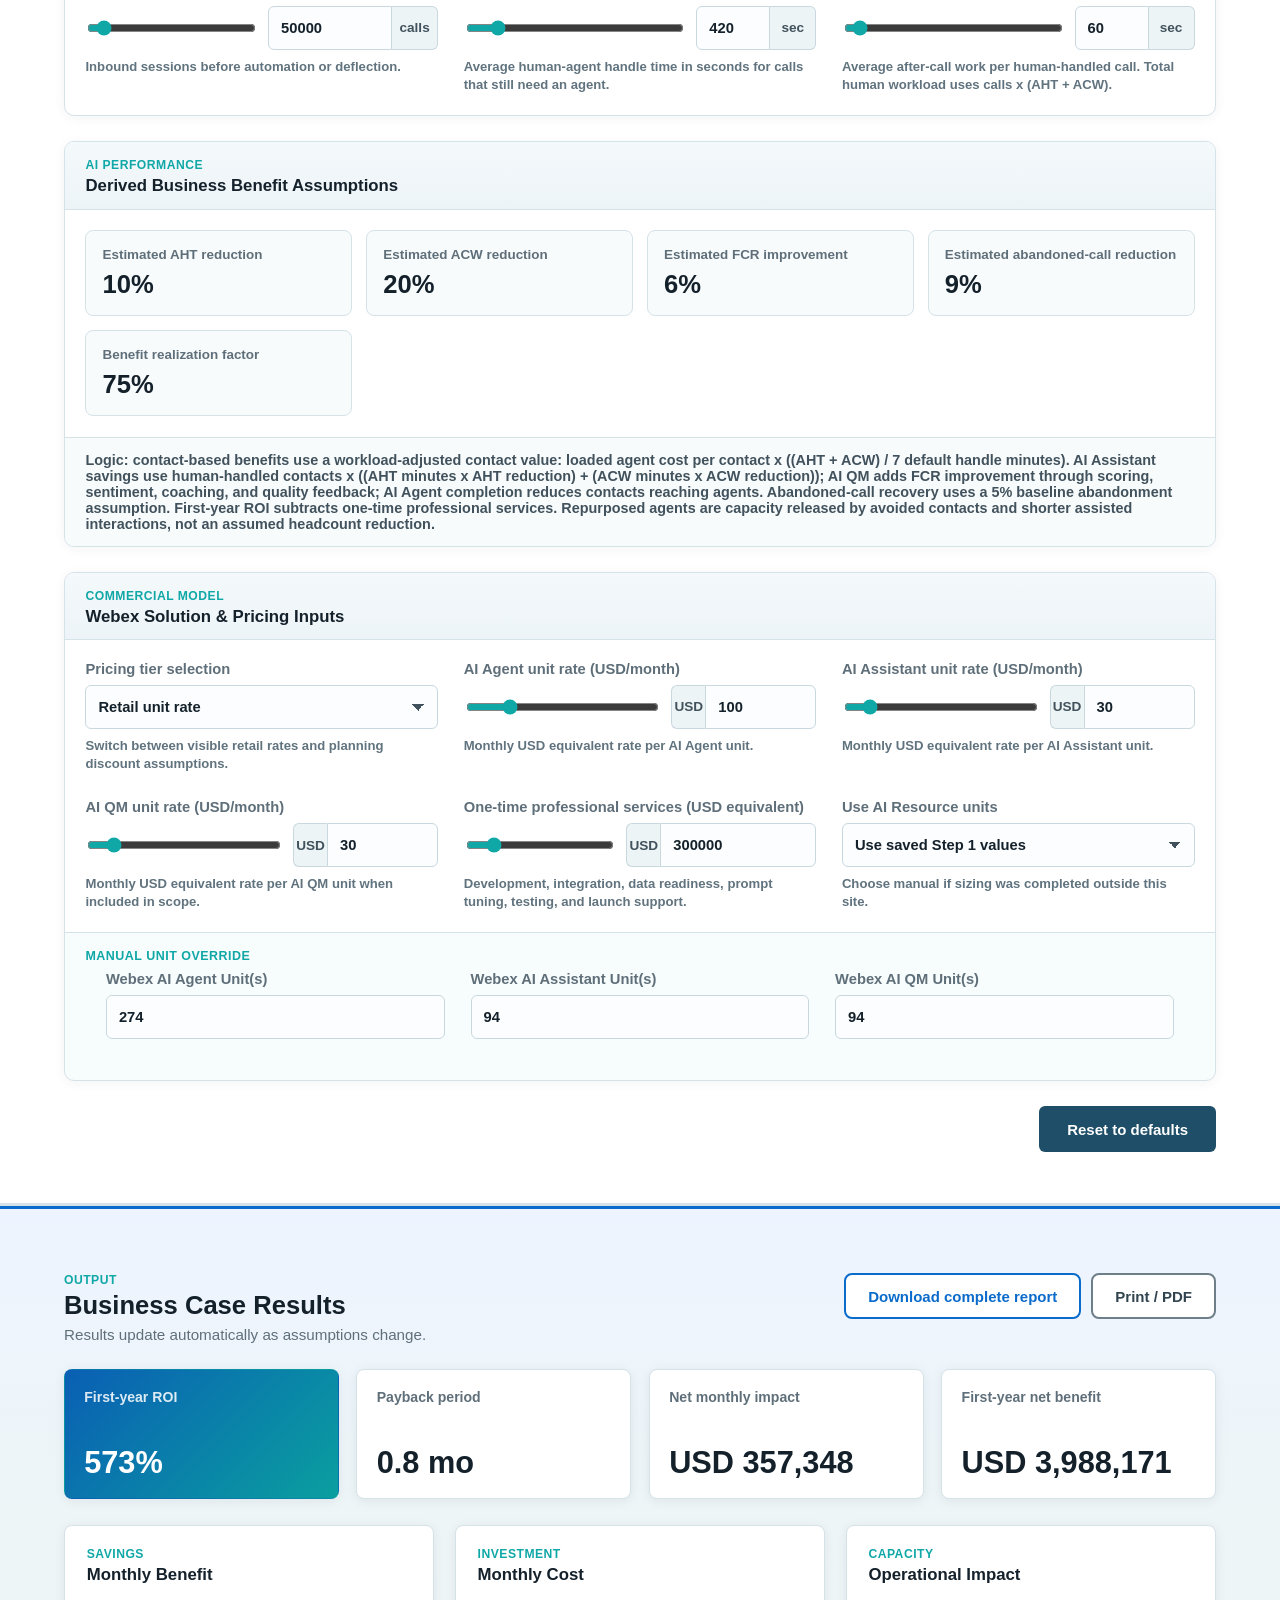
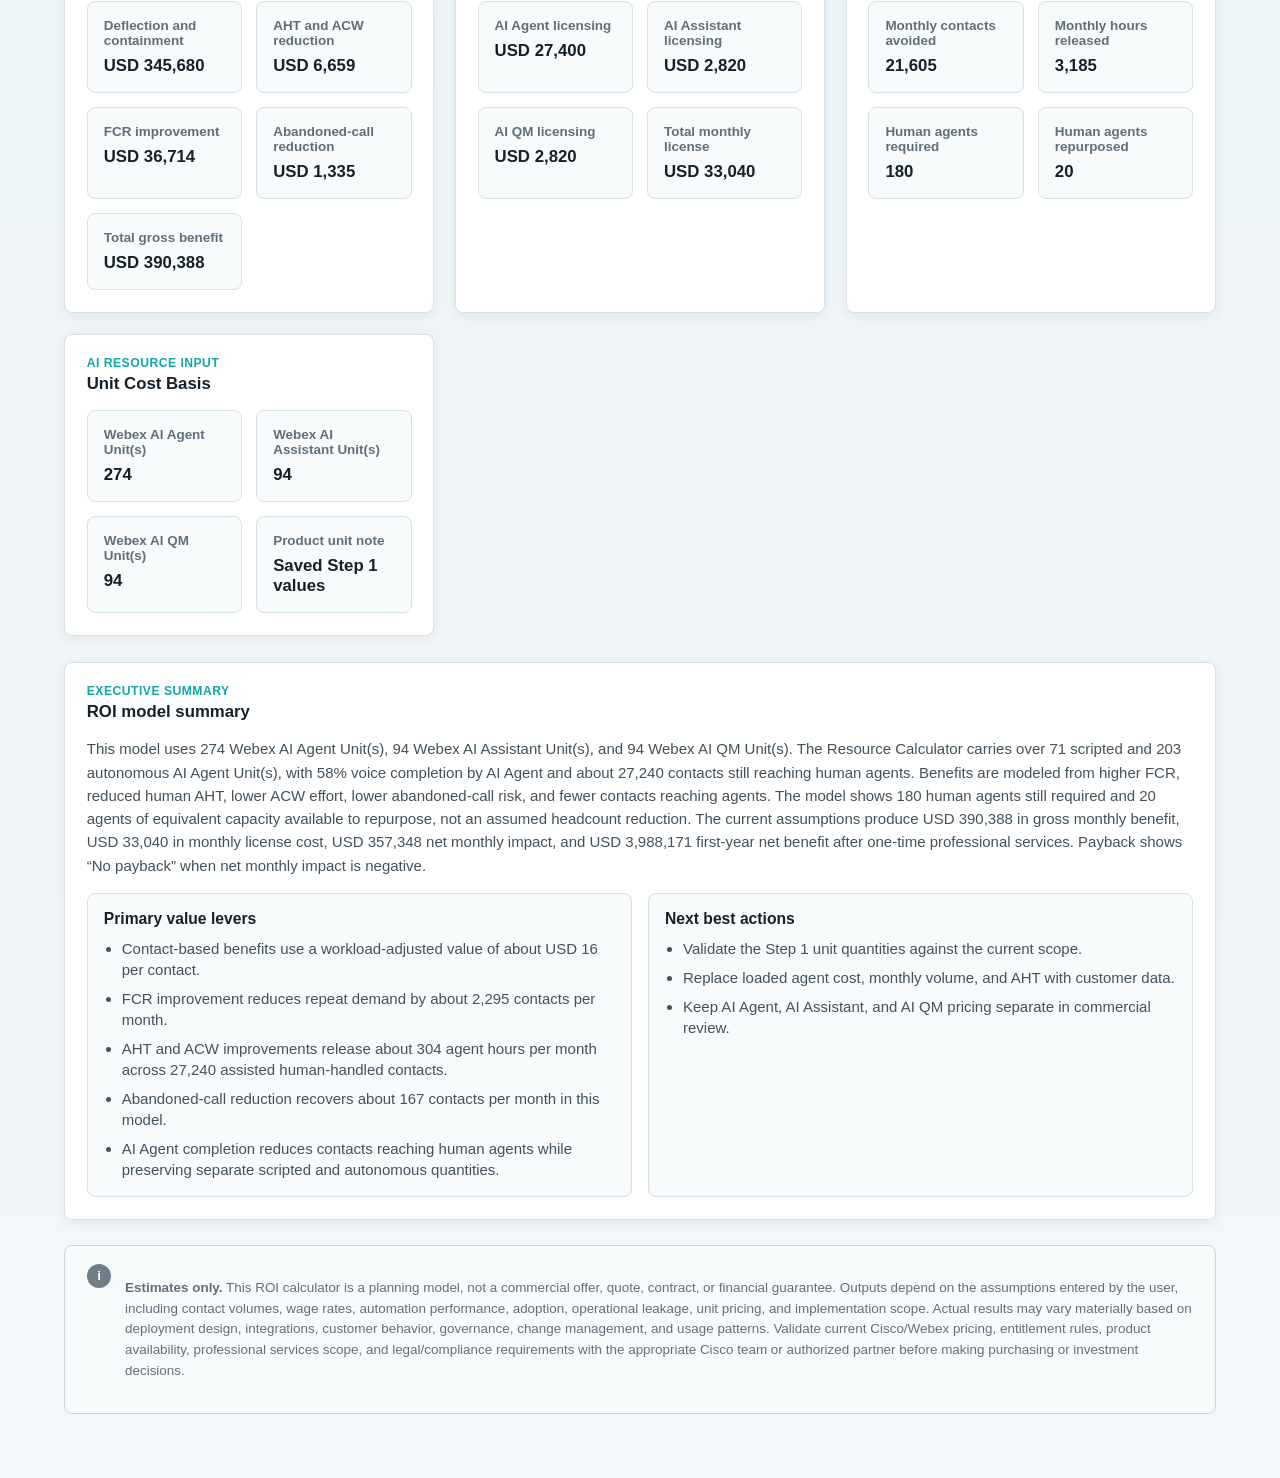
<file: ROI Calculator/index.html>
<!DOCTYPE html>
<html lang="en">
<head>
  <meta charset="UTF-8" />
  <meta name="viewport" content="width=device-width, initial-scale=1" />
  <title>ROI Calculator</title>
  <link rel="stylesheet" href="styles.css" />
</head>
<body>
  <header class="topbar no-print">
    <a class="brand" href="../index.html" aria-label="WxCC Demo home">
      <img src="webex-logo-transparent.png" alt="" />
      <span>WxCC Demo</span>
    </a>
    <nav aria-label="Primary navigation">
      <a href="../index.html">Home</a>
      <a href="../AI Resources Calculator/index.html">AI Resource Calculator</a>
      <a href="../ROI Calculator/index.html" aria-current="page">ROI Calculator</a>
    </nav>
  </header>

  <main>
    <section class="hero no-print">
      <div class="hero-copy">
        <p class="eyebrow">Webex AI business case</p>
        <div class="hero-title">
          <h1>ROI Calculator</h1>
          <img src="webex-logo-transparent.png" alt="Webex" />
        </div>
        <p class="intro">
          Combine the AI Resource Calculator unit estimate with workforce, contact volume, performance, and pricing inputs to estimate payback, net monthly impact, and ROI.
        </p>
      </div>
    </section>

    <section class="calculator-section no-print">
      <form class="calc-form" id="roiForm">
        <div class="calc-group source-card">
          <div class="calc-group-header">
            <p class="eyebrow">Step 1 handoff</p>
            <h2>AI Resource Calculator Details</h2>
          </div>
          <div class="calc-group-body resource-grid resource-units-grid">
            <article>
              <span>Webex AI Agent Unit(s)</span>
              <strong id="resourceAgentUnits">0</strong>
            </article>
            <article>
              <span>Webex AI Assistant Unit(s)</span>
              <strong id="resourceAssistantUnits">0</strong>
            </article>
            <article>
              <span>Webex AI QM Unit(s)</span>
              <strong id="resourceQmUnits">0</strong>
            </article>
          </div>
          <div class="calc-sub-group">
            <p class="sub-group-label">Metered consumption from AI Resource Calculator</p>
            <p class="sub-group-desc">Shown as an audit trail for Step 1 sizing. ROI pricing uses product unit quantities and monthly unit rates unless usage-based pricing is entered manually.</p>
            <div class="calc-group-body resource-grid metering-grid compact">
              <article>
                <span>AI Agent voice minutes</span>
                <strong id="resourceAgentVoiceSeconds">0</strong>
              </article>
              <article>
                <span>AI Agent digital sessions</span>
                <strong id="resourceAgentDigitalSessions">0</strong>
              </article>
              <article>
                <span>AI Agent outbound minutes</span>
                <strong id="resourceAgentOutboundSeconds">0</strong>
              </article>
              <article>
                <span>AI Assistant voice minutes</span>
                <strong id="resourceAssistantVoiceSeconds">0</strong>
              </article>
              <article>
                <span>AI Assistant digital sessions</span>
                <strong id="resourceAssistantDigitalSessions">0</strong>
              </article>
              <article>
                <span>AI QM voice minutes</span>
                <strong id="resourceQmVoiceSeconds">0</strong>
              </article>
              <article>
                <span>AI QM digital sessions</span>
                <strong id="resourceQmDigitalSessions">0</strong>
              </article>
            </div>
          </div>
          <div class="handoff-row">
            <p id="handoffStatus">No saved AI Resource estimate found. Enter unit values below or open Step 1 first.</p>
            <a href="../AI Resources Calculator/index.html">Open AI Resource Calculator</a>
          </div>
        </div>

        <div class="calc-group">
          <div class="calc-group-header">
            <p class="eyebrow">Step 1 assumptions</p>
            <h2>Resource Calculator Carryover</h2>
          </div>
          <div class="calc-group-body resource-grid metering-grid">
            <article>
              <span>Voice completed by AI Agent</span>
              <strong id="carryVoiceCompletion">0%</strong>
            </article>
            <article>
              <span>Digital completed by AI Agent</span>
              <strong id="carryDigitalCompletion">0%</strong>
            </article>
            <article>
              <span>Scripted AI Agent Unit(s)</span>
              <strong id="carryScriptedUnits">0</strong>
            </article>
            <article>
              <span>Autonomous AI Agent Unit(s)</span>
              <strong id="carryAutonomousUnits">0</strong>
            </article>
          </div>
        </div>

        <div class="calc-group">
          <div class="calc-group-header">
            <p class="eyebrow">Status quo</p>
            <h2>Workforce Baselines</h2>
          </div>
          <div class="calc-group-body grid-3">
            <label>
              <span>SEA market benchmark</span>
              <select id="marketBenchmark">
                <option value="manual">Manual / custom</option>
                <option value="au">Australia</option>
                <option value="nz">New Zealand</option>
                <option value="sg" selected>Singapore</option>
                <option value="hk">Hong Kong</option>
                <option value="in">India</option>
                <option value="my">Malaysia</option>
                <option value="th">Thailand</option>
                <option value="id">Indonesia</option>
                <option value="vn">Vietnam</option>
                <option value="kr">South Korea</option>
              </select>
              <small>Sets a realistic annual loaded cost per agent in USD equivalent for ROI modelling.</small>
            </label>
            <label>
              <span>Number of human agents</span>
              <div class="dual-control">
                <input id="totalAgentsSlider" type="range" min="1" max="10000" step="1" value="200" data-sync-target="totalAgents" />
                <div class="with-unit value-volume"><input id="totalAgents" type="number" min="1" step="1" value="200" data-sync-target="totalAgentsSlider" /><span>agents</span></div>
              </div>
              <small>Use productive FTEs supporting the selected queues.</small>
            </label>
            <label>
              <span>Annual loaded cost per agent (USD equivalent)</span>
              <div class="dual-control">
                <input id="agentLoadedCostSlider" type="range" min="0" max="250000" step="500" value="42000" data-sync-target="agentLoadedCost" />
                <div class="with-unit value-money"><span>USD</span><input id="agentLoadedCost" type="number" min="0" step="1000" value="42000" data-sync-target="agentLoadedCostSlider" /></div>
              </div>
              <small>Annual fully loaded cost per agent converted to USD equivalent: salary, benefits, taxes, occupancy, tools, and management burden.</small>
            </label>
          </div>
        </div>

        <div class="calc-group">
          <div class="calc-group-header">
            <p class="eyebrow">Inbound demand</p>
            <h2>Call Volume & Inbound Metrics</h2>
          </div>
          <div class="calc-group-body grid-3">
            <label>
              <span>Total monthly call volume</span>
              <div class="dual-control">
                <input id="monthlyCallVolumeSlider" type="range" min="0" max="1000000" step="1000" value="320000" data-sync-target="monthlyCallVolume" />
                <div class="with-unit value-volume"><input id="monthlyCallVolume" type="number" min="0" step="1000" value="320000" data-sync-target="monthlyCallVolumeSlider" /><span>calls</span></div>
              </div>
              <small>Inbound sessions before automation or deflection.</small>
            </label>
            <label>
              <span>Human agent AHT</span>
              <div class="dual-control">
                <input id="talkTimeMinutesSlider" type="range" min="0" max="3600" step="5" value="360" data-sync-target="talkTimeMinutes" />
                <div class="with-unit value-small"><input id="talkTimeMinutes" type="number" min="0" step="5" value="360" data-sync-target="talkTimeMinutesSlider" /><span>sec</span></div>
              </div>
              <small>Average human-agent handle time in seconds for calls that still need an agent.</small>
            </label>
            <label>
              <span>Human agent ACW</span>
              <div class="dual-control">
                <input id="acwMinutesSlider" type="range" min="0" max="1800" step="5" value="60" data-sync-target="acwMinutes" />
                <div class="with-unit value-small"><input id="acwMinutes" type="number" min="0" step="5" value="60" data-sync-target="acwMinutesSlider" /><span>sec</span></div>
              </div>
              <small>Average after-call work per human-handled call. Total human workload uses calls x (AHT + ACW).</small>
            </label>
          </div>
        </div>

        <div class="calc-group">
          <div class="calc-group-header">
            <p class="eyebrow">AI performance</p>
            <h2>Derived Business Benefit Assumptions</h2>
          </div>
          <div class="calc-group-body resource-grid metering-grid">
            <article>
              <span>Estimated AHT reduction</span>
              <strong id="derivedAhtReduction">0%</strong>
            </article>
            <article>
              <span>Estimated ACW reduction</span>
              <strong id="derivedAcwReduction">0%</strong>
            </article>
            <article>
              <span>Estimated FCR improvement</span>
              <strong id="derivedFcrImprovement">0%</strong>
            </article>
            <article>
              <span>Estimated abandoned-call reduction</span>
              <strong id="derivedAbandonReduction">0%</strong>
            </article>
            <article>
              <span>Benefit realization factor</span>
              <strong id="derivedRealizationFactor">0%</strong>
            </article>
          </div>
          <div class="handoff-row benefit-logic-row">
            <p id="benefitLogicText">Benefits are derived from AI Agent completion, AI Assistant coverage, and AI QM availability.</p>
          </div>
        </div>

        <div class="calc-group">
          <div class="calc-group-header">
            <p class="eyebrow">Commercial model</p>
            <h2>Webex Solution & Pricing Inputs</h2>
          </div>
          <div class="calc-group-body grid-3">
            <label>
              <span>Pricing tier selection</span>
              <select id="pricingTier">
                <option value="retail">Retail unit rate</option>
                <option value="volume">Volume-discounted bundle</option>
              </select>
              <small>Switch between visible retail rates and planning discount assumptions.</small>
            </label>
            <label>
              <span>AI Agent unit rate (USD/month)</span>
              <div class="dual-control">
                <input id="agentUnitRateSlider" type="range" min="0" max="500" step="5" value="100" data-sync-target="agentUnitRate" />
                <div class="with-unit value-money"><span>USD</span><input id="agentUnitRate" type="number" min="0" step="5" value="100" data-sync-target="agentUnitRateSlider" /></div>
              </div>
              <small>Monthly USD equivalent rate per AI Agent unit.</small>
            </label>
            <label>
              <span>AI Assistant unit rate (USD/month)</span>
              <div class="dual-control">
                <input id="assistantUnitRateSlider" type="range" min="0" max="300" step="5" value="30" data-sync-target="assistantUnitRate" />
                <div class="with-unit value-money"><span>USD</span><input id="assistantUnitRate" type="number" min="0" step="5" value="30" data-sync-target="assistantUnitRateSlider" /></div>
              </div>
              <small>Monthly USD equivalent rate per AI Assistant unit.</small>
            </label>
            <label>
              <span>AI QM unit rate (USD/month)</span>
              <div class="dual-control">
                <input id="qmUnitRateSlider" type="range" min="0" max="300" step="5" value="30" data-sync-target="qmUnitRate" />
                <div class="with-unit value-money"><span>USD</span><input id="qmUnitRate" type="number" min="0" step="5" value="30" data-sync-target="qmUnitRateSlider" /></div>
              </div>
              <small>Monthly USD equivalent rate per AI QM unit when included in scope.</small>
            </label>
            <label>
              <span>One-time professional services (USD equivalent)</span>
              <div class="dual-control">
                <input id="professionalServicesSlider" type="range" min="0" max="2000000" step="10000" value="300000" data-sync-target="professionalServices" />
                <div class="with-unit value-money wide"><span>USD</span><input id="professionalServices" type="number" min="0" step="10000" value="300000" data-sync-target="professionalServicesSlider" /></div>
              </div>
              <small>Development, integration, data readiness, prompt tuning, testing, and launch support.</small>
            </label>
            <label>
              <span>Use AI Resource units</span>
              <select id="unitSource">
                <option value="saved">Use saved Step 1 values</option>
                <option value="manual">Manual unit entry</option>
              </select>
              <small>Choose manual if sizing was completed outside this site.</small>
            </label>
          </div>
          <div class="calc-sub-group">
            <p class="sub-group-label">Manual unit override</p>
            <div class="calc-group-body grid-3 compact">
              <label>
                <span>Webex AI Agent Unit(s)</span>
                <input id="manualAgentUnits" type="number" min="0" step="1" value="165" />
              </label>
              <label>
                <span>Webex AI Assistant Unit(s)</span>
                <input id="manualAssistantUnits" type="number" min="0" step="1" value="94" />
              </label>
              <label>
                <span>Webex AI QM Unit(s)</span>
                <input id="manualQmUnits" type="number" min="0" step="1" value="46" />
              </label>
            </div>
          </div>
        </div>

        <div class="form-actions">
          <button type="reset" class="reset-button">Reset to defaults</button>
        </div>
      </form>
    </section>

    <section class="results-section" id="resultsSection" aria-label="ROI results">
      <div class="results-container">
        <div class="print-only report-print-header">
          <img src="webex-logo-transparent.png" alt="Webex" class="report-logo" />
          <div>
            <h1>Webex AI ROI Estimate</h1>
            <p id="reportMeta"></p>
          </div>
        </div>

        <div class="results-header">
          <div>
            <p class="eyebrow">Output</p>
            <h2>Business Case Results</h2>
            <p class="results-intro">Results update automatically as assumptions change.</p>
          </div>
          <div class="button-row no-print">
            <button type="button" id="downloadReportButton" class="download-btn">Download complete report</button>
            <button type="button" id="printReportButton" class="download-btn secondary">Print / PDF</button>
          </div>
        </div>

        <div class="summary-grid">
          <article class="metric primary">
            <span>First-year ROI</span>
            <strong id="roiPercent">0%</strong>
          </article>
          <article class="metric">
            <span>Payback period</span>
            <strong id="paybackMonths">0 mo</strong>
          </article>
          <article class="metric">
            <span>Net monthly impact</span>
            <strong id="netMonthlyImpact">USD 0</strong>
          </article>
          <article class="metric">
            <span>First-year net benefit</span>
            <strong id="annualNetBenefit">USD 0</strong>
          </article>
        </div>

        <div class="result-grid">
          <article class="panel result-card">
            <div class="panel-heading"><p class="eyebrow">Savings</p><h2>Monthly Benefit</h2></div>
            <dl>
              <div><dt>Deflection and containment</dt><dd id="monthlyDeflectionSavings">USD 0</dd></div>
              <div><dt>AHT and ACW reduction</dt><dd id="monthlyAhtSavings">USD 0</dd></div>
              <div><dt>FCR improvement</dt><dd id="monthlyFcrSavings">USD 0</dd></div>
              <div><dt>Abandoned-call reduction</dt><dd id="monthlyAbandonSavings">USD 0</dd></div>
              <div><dt>Total gross benefit</dt><dd id="grossMonthlyBenefit">USD 0</dd></div>
            </dl>
          </article>

          <article class="panel result-card">
            <div class="panel-heading"><p class="eyebrow">Investment</p><h2>Monthly Cost</h2></div>
            <dl>
              <div><dt>AI Agent licensing</dt><dd id="agentLicenseCost">USD 0</dd></div>
              <div><dt>AI Assistant licensing</dt><dd id="assistantLicenseCost">USD 0</dd></div>
              <div><dt>AI QM licensing</dt><dd id="qmLicenseCost">USD 0</dd></div>
              <div><dt>Total monthly license</dt><dd id="monthlyLicenseCost">USD 0</dd></div>
            </dl>
          </article>

          <article class="panel result-card">
            <div class="panel-heading"><p class="eyebrow">Capacity</p><h2>Operational Impact</h2></div>
            <dl>
              <div><dt>Monthly contacts avoided</dt><dd id="contactsAvoided">0</dd></div>
              <div><dt>Monthly hours released</dt><dd id="hoursReleased">0</dd></div>
              <div><dt>Human agents required</dt><dd id="humanAgentsRequired">0</dd></div>
              <div><dt>Human agents repurposed</dt><dd id="humanAgentsRepurposed">0</dd></div>
            </dl>
          </article>

          <article class="panel result-card">
            <div class="panel-heading"><p class="eyebrow">AI Resource input</p><h2>Unit Cost Basis</h2></div>
            <dl>
              <div><dt>Webex AI Agent Unit(s)</dt><dd id="agentUnitsUsed">0</dd></div>
              <div><dt>Webex AI Assistant Unit(s)</dt><dd id="assistantUnitsUsed">0</dd></div>
              <div><dt>Webex AI QM Unit(s)</dt><dd id="qmUnitsUsed">0</dd></div>
              <div><dt>Product unit note</dt><dd id="unitBasisNote">Separate products</dd></div>
            </dl>
          </article>
        </div>

        <article class="panel recommendation">
          <div class="panel-heading"><p class="eyebrow">Executive summary</p><h2 id="summaryTitle">ROI model summary</h2></div>
          <p id="summaryText"></p>
          <div class="advisor-grid">
            <div>
              <h3>Primary value levers</h3>
              <ul id="valueLeverList"></ul>
            </div>
            <div>
              <h3>Next best actions</h3>
              <ul id="nextActionList"></ul>
            </div>
          </div>
        </article>

        <div class="disclaimer">
          <div class="disclaimer-icon" aria-hidden="true">i</div>
          <p><strong>Estimates only.</strong> This ROI calculator is a planning model, not a commercial offer, quote, contract, or financial guarantee. Outputs depend on the assumptions entered by the user, including contact volumes, wage rates, automation performance, adoption, operational leakage, unit pricing, and implementation scope. Actual results may vary materially based on deployment design, integrations, customer behavior, governance, change management, and usage patterns. Validate current Cisco/Webex pricing, entitlement rules, product availability, professional services scope, and legal/compliance requirements with the appropriate Cisco team or authorized partner before making purchasing or investment decisions.</p>
        </div>
      </div>
    </section>
  </main>

  <script src="script.js"></script>
</body>
</html>
</file>
<file: AI Resources Calculator/styles.css>
:root {
  --ink: #14212b;
  --muted: #5f6f7a;
  --line: #d5e2e8;
  --panel: #ffffff;
  --page: #eef5f7;
  --blue: #0b6bcb;
  --teal: #10a7a7;
  --green: #2b8a3e;
  --yellow: #f4b63f;
  --purple: #7c3aed;
  --content-max: 1680px;
}

* { box-sizing: border-box; }

body {
  margin: 0;
  color: var(--ink);
  font-family: Arial, Helvetica, sans-serif;
  font-size: clamp(15px, 0.86vw, 18px);
  background: var(--page);
}

a { color: inherit; text-decoration: none; }

/* ── Topbar ─────────────────────────────────────────────────── */
.topbar {
  position: sticky; top: 0; z-index: 10;
  display: flex; align-items: center; justify-content: space-between; gap: 18px;
  padding: 12px clamp(18px, 4vw, 56px);
  color: #ffffff;
  background: rgba(12,23,32,0.97);
  border-bottom: 1px solid rgba(255,255,255,0.1);
  box-shadow: 0 4px 20px rgba(10,18,24,0.18);
}
.brand, .topbar nav { display: flex; align-items: center; gap: 12px; }
.brand { font-weight: 700; }
.brand img { width: 38px; height: 28px; object-fit: contain; }
.topbar nav { flex-wrap: wrap; justify-content: flex-end; color: #dbe7ec; font-size: 0.94rem; }
.topbar nav a { padding: 8px 10px; border-radius: 6px; }
.topbar nav a:hover, .topbar nav a[aria-current="page"] { background: rgba(255,255,255,0.12); color: #ffffff; }

/* ── Hero ───────────────────────────────────────────────────── */
.hero {
  display: flex; align-items: center;
  min-height: clamp(260px, 26vh, 400px);
  padding: clamp(44px, 6vw, 88px) clamp(18px, 5vw, 72px) clamp(34px, 4.5vw, 64px);
  background:
    linear-gradient(115deg, rgba(255,255,255,0.97), rgba(231,247,248,0.9) 48%, rgba(235,244,255,0.84)),
    url("https://raw.githubusercontent.com/WxCCDemo/MyWxCCDemo/main/assets/WebexAIHeader.png") center / cover;
  border-bottom: 1px solid var(--line);
}
.hero-copy { width: min(100%, var(--content-max)); margin: 0 auto; }
.hero-title { display: flex; align-items: center; flex-wrap: wrap; gap: clamp(16px, 3vw, 30px); }
.hero h1 { margin: 8px 0 16px; font-size: clamp(2.2rem, 5vw, 5.4rem); line-height: 1; }
.hero-title img { width: clamp(72px, 8vw, 120px); height: auto; object-fit: contain; }
.intro { max-width: 860px; margin: 0; color: #364a56; font-size: clamp(1rem, 1.35vw, 1.28rem); line-height: 1.55; }
.eyebrow { margin: 0; color: var(--teal); font-size: 0.76rem; font-weight: 700; letter-spacing: 0.04em; text-transform: uppercase; }

/* ── Calculator section ─────────────────────────────────────── */
.calculator-section { background: #ffffff; border-bottom: 3px solid var(--line); padding: clamp(32px, 4vw, 60px) clamp(18px, 5vw, 72px); }
.calc-form { max-width: var(--content-max); margin: 0 auto; display: grid; gap: clamp(18px, 2vw, 28px); }

.calc-group { background: var(--panel); border: 1px solid var(--line); border-radius: 10px; overflow: hidden; box-shadow: 0 2px 12px rgba(20,33,43,0.05); }
.calc-group-header { padding: clamp(14px,1.2vw,20px) clamp(18px,1.6vw,28px) clamp(12px,1vw,16px); background: linear-gradient(180deg,#f4f9fb,#edf4f7); border-bottom: 1px solid var(--line); }
.calc-group-header h2 { margin: 4px 0 0; font-size: clamp(1.05rem, 0.95vw, 1.22rem); }
.calc-group-body { padding: clamp(18px,1.6vw,28px); }
.grid-3 { display: grid; grid-template-columns: repeat(3, minmax(0,1fr)); gap: clamp(18px,2vw,28px); }
.grid-2 { display: grid; grid-template-columns: repeat(2, minmax(0,1fr)); gap: clamp(18px,2vw,28px); }

.calc-sub-group { padding: clamp(14px,1.2vw,20px) clamp(18px,1.6vw,28px) clamp(18px,1.6vw,26px); border-top: 1px solid var(--line); background: rgba(16,167,167,0.03); }
.qm-sub { background: rgba(124,58,237,0.03); }
.sub-group-label { margin: 0 0 8px; color: var(--teal); font-size: 0.78rem; font-weight: 700; letter-spacing: 0.04em; text-transform: uppercase; }
.qm-sub .sub-group-label { color: var(--purple); }
.sub-group-desc { margin: 0 0 16px; color: var(--muted); font-size: 0.88rem; line-height: 1.5; }

.field-stack { display: grid; gap: clamp(14px,1.4vw,20px); align-content: start; }
.form-actions { display: flex; justify-content: flex-end; }

/* Direct-input fields (shown when AI Agent channel is off) */
.direct-input { padding: 12px 14px; border: 1.5px dashed #a8c8d8; border-radius: 8px; background: #f0f8fc; }

/* QM info cell */
.qm-info-cell { display: flex; align-items: center; }
.qm-info-cell .formula { padding: 12px; border: 1px solid #e8d5f5; border-radius: 8px; background: #faf5ff; color: #5b21b6; font-size: 0.88rem; line-height: 1.5; }

/* ── Form elements ──────────────────────────────────────────── */
label { display: grid; gap: 8px; color: var(--muted); font-size: 0.92rem; font-weight: 700; align-content: start; }
.channel-picker { display: grid; grid-template-columns: repeat(3, minmax(0,1fr)); gap: 8px; margin: 0; padding: 14px; border: 1px solid #d6e8ee; border-radius: 8px; background: linear-gradient(180deg,#fbfefe,#f3fafb); }
.channel-picker legend { padding: 0 6px; color: var(--muted); font-size: 0.92rem; font-weight: 800; }
.channel-picker small { grid-column: 1/-1; }
.check-option { display: flex; align-items: center; justify-content: center; min-height: 42px; padding: 9px 10px; border: 1px solid #c9d8df; border-radius: 8px; color: #31444f; background: #ffffff; cursor: pointer; gap: 8px; }
.check-option:has(input:checked) { border-color: rgba(16,167,167,0.5); color: #073f45; background: #eafafb; }
input, select { width: 100%; min-height: 44px; border: 1px solid #c9d8df; border-radius: 6px; padding: 10px 12px; color: var(--ink); font: inherit; background: #fbfdfe; }
.check-option input[type="checkbox"] { width: auto; min-height: auto; margin: 0; padding: 0; border: 0; accent-color: var(--teal); }
select { appearance: none; background: linear-gradient(45deg,transparent 50%,#41525d 50%) calc(100% - 18px) 18px/7px 7px no-repeat, linear-gradient(135deg,#41525d 50%,transparent 50%) calc(100% - 13px) 18px/7px 7px no-repeat, #fbfdfe; }
input[type="range"] { min-height: 28px; padding: 0; accent-color: var(--teal); }
.dual-control { display: flex; gap: 10px; align-items: center; }
.dual-control > input[type="range"] { flex: 1 1 auto; min-width: 100px; }
.dual-control .with-unit { flex: 0 0 auto; }
.split-slider { display: grid; gap: 8px; }
.split-slider-labels { display: flex; justify-content: space-between; gap: 10px; }
.split-slider-labels { color: #41525d; font-size: 0.78rem; font-weight: 800; text-transform: uppercase; }
.mix-control { display: grid; grid-template-columns: 110px minmax(110px, 1fr) 110px; gap: 10px; align-items: center; }
.mix-control > input[type="range"] { min-width: 0; }
.mix-percent input[readonly] { color: #41525d; background: #f2f7f9; }
.value-percent { width: 110px; }
.value-small   { width: 120px; }
.value-volume  { width: 170px; }
small { color: #60737e; font-size: 0.82rem; font-weight: 600; line-height: 1.4; }
[hidden] { display: none !important; }
.with-unit { display: grid; grid-template-columns: minmax(0,1fr) 46px; align-items: center; }
.with-unit input { border-radius: 6px 0 0 6px; }
.with-unit span { display: grid; place-items: center; min-height: 44px; border: 1px solid #c9d8df; border-left: 0; border-radius: 0 6px 6px 0; color: #41525d; background: #edf4f6; font-size: 0.85rem; }
.reset-button { min-height: 46px; padding: 0 28px; border: 0; border-radius: 6px; color: #ffffff; font: inherit; font-weight: 700; background: #1f4f68; cursor: pointer; }
.reset-button:hover { background: #173c4f; }

/* ── Results section ────────────────────────────────────────── */
.results-section { background: linear-gradient(180deg,#edf4ff 0,#eef5f7 300px,#f2f7f9 100%); border-top: 3px solid var(--blue); padding: clamp(40px,5vw,72px) clamp(18px,5vw,72px); }
.results-container { max-width: var(--content-max); margin: 0 auto; display: grid; gap: clamp(22px,2vw,32px); }

.results-header { display: flex; align-items: flex-start; justify-content: space-between; gap: 20px; flex-wrap: wrap; }
.results-header-left { }
.results-header h2 { margin: 4px 0 6px; font-size: clamp(1.4rem,2vw,2rem); }
.results-intro { margin: 0; color: var(--muted); font-size: 0.95rem; }

.download-btn { flex-shrink: 0; min-height: 46px; padding: 0 24px; border: 2px solid var(--blue); border-radius: 8px; color: var(--blue); font: inherit; font-weight: 700; font-size: 0.95rem; background: #ffffff; cursor: pointer; white-space: nowrap; }
.download-btn:hover { background: #edf4ff; }

/* Summary metrics */
.summary-grid { display: grid; grid-template-columns: repeat(auto-fit, minmax(160px,1fr)); gap: clamp(14px,1.4vw,22px); }
.metric, .panel { min-width: 0; background: var(--panel); border: 1px solid var(--line); border-radius: 8px; }
.metric { display: grid; gap: 10px; min-height: clamp(130px,9vw,168px); padding: clamp(18px,1.5vw,26px); box-shadow: 0 2px 12px rgba(20,33,43,0.07); }
.metric span { color: var(--muted); font-size: 0.88rem; font-weight: 700; }
.metric strong { align-self: end; font-size: clamp(1.8rem,2.6vw,3.4rem); line-height: 1; }
.metric.primary { color: #ffffff; border-color: transparent; background: linear-gradient(135deg,#0a5fb4,#0a9f9f); }
.metric.primary span { color: rgba(255,255,255,0.86); }
.metric.accent-agent { border-top: 3px solid #0b6bcb; }
.metric.accent-assistant { border-top: 3px solid var(--teal); }
.metric.accent-qm { border-top: 3px solid var(--purple); }

/* Result cards grid */
.result-grid { display: grid; grid-template-columns: repeat(auto-fit, minmax(280px,1fr)); gap: clamp(18px,1.6vw,26px); }
.result-card, .breakdown, .recommendation, .vertical-panel, .reference-panel, .advisor, .prioritisation-panel, .discovery-panel { padding: clamp(20px,1.7vw,28px); box-shadow: 0 2px 12px rgba(20,33,43,0.07); }
.result-card { display: grid; align-content: start; gap: 16px; }

/* Bar chart */
.bars { display: grid; gap: 16px; margin-top: 22px; }
.bar-row { display: grid; grid-template-columns: minmax(160px,200px) minmax(120px,1fr) minmax(80px,110px); gap: 14px; align-items: center; }
.bar-row span { color: var(--muted); font-weight: 700; }
.bar-row strong { text-align: right; }
.bar-track { height: 14px; overflow: hidden; border-radius: 999px; background: #e5eef2; }
.bar-fill { width: 0; height: 100%; border-radius: inherit; background: var(--blue); transition: width 180ms ease; }
.bar-fill.accent   { background: var(--green); }
.bar-fill.muted    { background: var(--yellow); }
.bar-fill.neutral  { background: #6f7f89; }
.bar-fill.outbound { background: #8b5cf6; }

/* Consumption dl */
dl { display: grid; grid-template-columns: repeat(3, minmax(0,1fr)); gap: 14px; margin: 0; }
.recommendation dl { margin-top: 22px; }
.result-card dl { grid-template-columns: repeat(2, minmax(0,1fr)); }
dl div { padding: 16px; border: 1px solid var(--line); border-radius: 8px; background: #f8fbfc; }
dt { color: var(--muted); font-size: 0.84rem; font-weight: 700; }
dd { margin: 8px 0 0; font-size: 1.3rem; font-weight: 700; }
.panel-heading h2 { margin: 4px 0 0; font-size: clamp(1.05rem,1vw,1.28rem); }
.formula { margin: 0; color: #41525d; font-size: 0.92rem; line-height: 1.45; }

/* Next step banner */
.next-step-banner { display: flex; align-items: center; justify-content: space-between; gap: 28px; padding: clamp(22px,2vw,32px) clamp(24px,2.4vw,36px); border-radius: 10px; color: #ffffff; background: linear-gradient(135deg,#0a5fb4,#0a9f9f); }
.next-step-copy h2 { margin: 6px 0 8px; font-size: clamp(1.1rem,1.4vw,1.5rem); color: #ffffff; }
.next-step-copy p { margin: 0; color: rgba(255,255,255,0.85); font-size: 0.95rem; line-height: 1.5; }
.cta-button { flex-shrink: 0; display: inline-block; padding: 14px 28px; border-radius: 8px; color: var(--blue); font-weight: 700; font-size: 1rem; background: #ffffff; white-space: nowrap; }
.cta-button:hover { background: #edf4ff; }

/* Disclaimer */
.disclaimer { display: flex; gap: 14px; padding: 18px 22px; border: 1px solid #c9d8df; border-radius: 8px; background: #f8fbfc; font-size: 0.84rem; color: #5f6f7a; line-height: 1.55; }
.disclaimer-icon { flex-shrink: 0; font-size: 1.2rem; color: #a0b4bf; padding-top: 2px; }

/* ── Guidance section ───────────────────────────────────────── */
.guidance-section { background: #f2f6f8; border-top: 1px solid var(--line); padding: clamp(40px,5vw,72px) clamp(18px,5vw,72px); }
.guidance-container { max-width: var(--content-max); margin: 0 auto; display: grid; gap: clamp(22px,2vw,32px); }
.guidance-header h2 { margin: 4px 0 8px; font-size: clamp(1.3rem,1.8vw,1.8rem); }
.guidance-intro { margin: 0; color: var(--muted); font-size: 0.95rem; }
.guidance-grid { display: grid; grid-template-columns: repeat(auto-fit, minmax(300px,1fr)); gap: clamp(18px,1.6vw,26px); }
.reference-list { display: grid; gap: 10px; margin-top: 14px; }
.reference-list article { display: grid; gap: 6px; padding: 14px; border: 1px solid #d6e8ee; border-radius: 8px; background: #ffffff; }
.reference-list strong { color: var(--blue); font-size: 1.5rem; line-height: 1; }
.reference-list span { color: var(--ink); font-size: 0.9rem; font-weight: 800; line-height: 1.3; }
.reference-list p { margin: 0; color: #60737e; font-size: 0.84rem; font-weight: 600; line-height: 1.4; }
.inline-reference { padding: 18px; border: 1px solid #d6e8ee; border-radius: 10px; background: linear-gradient(180deg,#fbfefe,#f3fafb); }
.vertical-grid { display: grid; grid-template-columns: repeat(auto-fit, minmax(160px,1fr)); gap: 12px; margin: 16px 0; }
.vertical-grid div { padding: 14px; border: 1px solid var(--line); border-radius: 8px; background: #f8fbfc; }
.advisor > p { color: #41525d; line-height: 1.55; }
.advisor-grid { display: grid; grid-template-columns: repeat(2, minmax(0,1fr)); gap: 16px; margin-top: 16px; }
.advisor-grid div { padding: 16px; border: 1px solid var(--line); border-radius: 8px; background: #f8fbfc; }
.advisor-grid h3 { margin: 0 0 10px; font-size: 0.98rem; }
.advisor-grid ul { display: grid; gap: 8px; margin: 0; padding-left: 18px; color: #41525d; line-height: 1.4; }
.priority-grid { display: grid; grid-template-columns: repeat(2, minmax(0,1fr)); gap: 14px; margin-top: 16px; }
.priority-card { display: grid; gap: 8px; min-height: 150px; padding: 16px; border-radius: 8px; border: 1px solid var(--line); }
.priority-card h3  { margin: 0; font-size: 0.95rem; text-transform: uppercase; }
.priority-card span { font-weight: 800; }
.priority-card p   { margin: 0; color: #41525d; font-weight: 700; line-height: 1.45; }
.priority-card.automate { border-color: #c8ead8; background: #f0fbf5; }
.priority-card.automate h3, .priority-card.automate span { color: #15803d; }
.priority-card.assist  { border-color: #cfe2ff; background: #f3f8ff; }
.priority-card.assist  h3, .priority-card.assist  span { color: #0b6bcb; }
.priority-card.evaluate { border-color: #f1dfaa; background: #fffaf0; }
.priority-card.evaluate h3, .priority-card.evaluate span { color: #a16207; }
.priority-card.human   { border-color: #f5c2c7; background: #fff5f6; }
.priority-card.human   h3, .priority-card.human   span { color: #b42318; }
.discovery-grid { display: grid; grid-template-columns: repeat(2, minmax(0,1fr)); gap: 14px; margin-top: 16px; }
.discovery-grid div { padding: 16px; border: 1px solid var(--line); border-radius: 8px; background: #f8fbfc; }
.discovery-grid h3 { margin: 0 0 10px; color: var(--teal); font-size: 0.98rem; }
.discovery-grid ul { display: grid; gap: 8px; margin: 0; padding-left: 18px; color: #41525d; line-height: 1.4; }

/* ── Print / PDF styles ─────────────────────────────────────── */
.print-only { display: none; }

@media print {
  @page { size: A4; margin: 18mm 15mm; }

  .no-print { display: none !important; }
  .print-only { display: block; }

  body { background: #fff; font-size: 11pt; color: #000; }

  .results-section {
    background: #fff !important;
    border-top: none !important;
    padding: 0 !important;
  }

  .results-container { gap: 14pt; }

  .results-header { margin-bottom: 8pt; }
  .results-header h2 { font-size: 16pt; }

  .summary-grid {
    grid-template-columns: repeat(4, 1fr);
    gap: 8pt;
    break-inside: avoid;
  }

  .metric { min-height: auto; padding: 10pt; box-shadow: none; border: 1pt solid #d5e2e8; }
  .metric strong { font-size: 18pt; }
  .metric.primary { background: #0a5fb4 !important; -webkit-print-color-adjust: exact; print-color-adjust: exact; }
  .metric.accent-agent, .metric.accent-assistant, .metric.accent-qm { border-top-width: 2pt; }

  .panel { box-shadow: none; border: 1pt solid #d5e2e8; }

  .result-grid { grid-template-columns: repeat(2,1fr); gap: 8pt; break-inside: avoid; }
  .result-card { break-inside: avoid; }

  .breakdown, .recommendation { break-inside: avoid; }

  dl { grid-template-columns: repeat(3,1fr); gap: 6pt; }
  dl div { padding: 8pt; }
  dd { font-size: 14pt; }

  .bars { gap: 10pt; }
  .bar-row { grid-template-columns: 150pt 1fr 70pt; gap: 8pt; }
  .bar-fill { -webkit-print-color-adjust: exact; print-color-adjust: exact; }

  .guidance-section { background: #fff !important; padding: 0 !important; border-top: 1pt solid #d5e2e8; margin-top: 14pt; }
  .guidance-container { gap: 12pt; }
  .guidance-grid { grid-template-columns: repeat(3,1fr); gap: 8pt; }
  .priority-card { -webkit-print-color-adjust: exact; print-color-adjust: exact; break-inside: avoid; }
  .advisor-grid { grid-template-columns: 1fr 1fr; gap: 8pt; }
  .discovery-grid { grid-template-columns: repeat(2,1fr); gap: 8pt; }

  .disclaimer { border: 1pt solid #c9d8df; font-size: 8pt; break-before: always; }

  .next-step-banner { display: none; }

  /* Print header */
  .report-print-header {
    display: flex !important;
    align-items: center;
    gap: 16pt;
    padding: 0 0 14pt;
    border-bottom: 2pt solid #0a5fb4;
    margin-bottom: 14pt;
  }
  .report-logo { width: 80pt; height: auto; }
  .report-print-header h1 { font-size: 18pt; margin: 0 0 4pt; }
  .report-print-header p { font-size: 9pt; color: #5f6f7a; margin: 0; }
}

/* ── Responsive ─────────────────────────────────────────────── */
@media (max-width: 1100px) { .grid-3 { grid-template-columns: repeat(2, minmax(0,1fr)); } }

@media (max-width: 980px) {
  .result-grid, .advisor-grid, .priority-grid, .discovery-grid, dl { grid-template-columns: repeat(2, minmax(0,1fr)); }
  .next-step-banner { flex-direction: column; align-items: flex-start; }
}

@media (max-width: 700px) {
  .grid-3, .grid-2 { grid-template-columns: 1fr; }
  .topbar { align-items: flex-start; flex-direction: column; }
  .topbar nav { justify-content: flex-start; }
  .hero { padding-top: 32px; }
  .hero-title { align-items: flex-start; gap: 14px; }
  .hero-title img { width: 80px; }
  .result-grid, .summary-grid, .advisor-grid, .priority-grid, .discovery-grid, .vertical-grid, .reference-list, dl { grid-template-columns: 1fr; }
  .bar-row { grid-template-columns: 1fr; gap: 6px; }
  .bar-row strong { text-align: left; }
  .dual-control { align-items: stretch; flex-direction: column; }
  .channel-picker { grid-template-columns: 1fr; }
  .value-percent, .value-small, .value-volume { width: 100%; }
  .results-header { flex-direction: column; }
}
</file>
<file: ROI Calculator/styles.css>
:root {
  --ink: #14212b;
  --muted: #5f6f7a;
  --line: #d5e2e8;
  --panel: #ffffff;
  --page: #eef5f7;
  --blue: #0b6bcb;
  --teal: #10a7a7;
  --green: #2b8a3e;
  --yellow: #f4b63f;
  --red: #b42318;
  --purple: #7c3aed;
  --content-max: 1680px;
}

* { box-sizing: border-box; }

body {
  margin: 0;
  color: var(--ink);
  font-family: Arial, Helvetica, sans-serif;
  font-size: clamp(15px, 0.86vw, 18px);
  background: var(--page);
}

a { color: inherit; text-decoration: none; }

.topbar {
  position: relative; z-index: 10;
  display: flex; align-items: center; justify-content: space-between; gap: 18px;
  padding: 12px clamp(18px, 4vw, 56px);
  color: #fff;
  background: rgba(12,23,32,0.97);
  border-bottom: 1px solid rgba(255,255,255,0.1);
  box-shadow: 0 4px 20px rgba(10,18,24,0.18);
}

.brand, .topbar nav { display: flex; align-items: center; gap: 12px; }
.brand { font-weight: 700; }
.brand img { width: 38px; height: 28px; object-fit: contain; }
.topbar nav { flex-wrap: wrap; justify-content: flex-end; color: #dbe7ec; font-size: 0.94rem; }
.topbar nav a { padding: 8px 10px; border-radius: 6px; }
.topbar nav a:hover, .topbar nav a[aria-current="page"] { background: rgba(255,255,255,0.12); color: #fff; }

.hero {
  display: flex; align-items: center;
  min-height: clamp(260px, 26vh, 400px);
  padding: clamp(44px, 6vw, 88px) clamp(18px, 5vw, 72px) clamp(34px, 4.5vw, 64px);
  background:
    linear-gradient(115deg, rgba(255,255,255,0.97), rgba(230,248,245,0.9) 48%, rgba(237,244,255,0.84)),
    url("https://raw.githubusercontent.com/WxCCDemo/MyWxCCDemo/main/assets/WebexAIHeader.png") center / cover;
  border-bottom: 1px solid var(--line);
}
.hero-copy { width: min(100%, var(--content-max)); margin: 0 auto; }
.hero-title { display: flex; align-items: center; flex-wrap: wrap; gap: clamp(16px, 3vw, 30px); }
.hero h1 { margin: 8px 0 16px; font-size: clamp(2.2rem, 5vw, 5.4rem); line-height: 1; letter-spacing: 0; }
.hero-title img { width: clamp(72px, 8vw, 120px); height: auto; object-fit: contain; }
.intro { max-width: 900px; margin: 0; color: #364a56; font-size: clamp(1rem, 1.35vw, 1.28rem); line-height: 1.55; }
.eyebrow { margin: 0; color: var(--teal); font-size: 0.76rem; font-weight: 700; letter-spacing: 0.04em; text-transform: uppercase; }

.calculator-section { background: #fff; border-bottom: 3px solid var(--line); padding: clamp(32px, 4vw, 60px) clamp(18px, 5vw, 72px); }
.calc-form { max-width: var(--content-max); margin: 0 auto; display: grid; gap: clamp(18px, 2vw, 28px); }
.calc-group { background: var(--panel); border: 1px solid var(--line); border-radius: 10px; overflow: hidden; box-shadow: 0 2px 12px rgba(20,33,43,0.05); }
.calc-group-header { padding: clamp(14px,1.2vw,20px) clamp(18px,1.6vw,28px) clamp(12px,1vw,16px); background: linear-gradient(180deg,#f4f9fb,#edf4f7); border-bottom: 1px solid var(--line); }
.calc-group-header h2 { margin: 4px 0 0; font-size: clamp(1.05rem, 0.95vw, 1.22rem); }
.calc-group-body { padding: clamp(18px,1.6vw,28px); }
.grid-3 { display: grid; grid-template-columns: repeat(3, minmax(0,1fr)); gap: clamp(18px,2vw,28px); }
.compact { padding-top: 0; }
.calc-sub-group { padding: clamp(14px,1.2vw,20px) clamp(18px,1.6vw,28px) clamp(18px,1.6vw,26px); border-top: 1px solid var(--line); background: rgba(16,167,167,0.03); }
.sub-group-label { margin: 0 0 8px; color: var(--teal); font-size: 0.78rem; font-weight: 700; letter-spacing: 0.04em; text-transform: uppercase; }

label { display: grid; gap: 8px; color: var(--muted); font-size: 0.92rem; font-weight: 700; align-content: start; }
input, select { width: 100%; min-height: 44px; border: 1px solid #c9d8df; border-radius: 6px; padding: 10px 12px; color: var(--ink); font: inherit; background: #fbfdfe; }
select { appearance: none; background: linear-gradient(45deg,transparent 50%,#41525d 50%) calc(100% - 18px) 18px/7px 7px no-repeat, linear-gradient(135deg,#41525d 50%,transparent 50%) calc(100% - 13px) 18px/7px 7px no-repeat, #fbfdfe; }
input[type="range"] { min-height: 28px; padding: 0; accent-color: var(--teal); }
small { color: #60737e; font-size: 0.82rem; font-weight: 600; line-height: 1.4; }
.dual-control { display: flex; gap: 10px; align-items: center; }
.dual-control > input[type="range"] { flex: 1 1 auto; min-width: 100px; }
.dual-control .with-unit { flex: 0 0 auto; }
.value-percent { width: 110px; }
.value-small { width: 120px; }
.value-volume { width: 170px; }
.value-money { width: 145px; }
.value-money.wide { width: 190px; }
.with-unit { display: grid; grid-template-columns: minmax(0,1fr) 46px; align-items: center; }
.with-unit.value-money { grid-template-columns: 34px minmax(0,1fr); }
.with-unit input { border-radius: 6px 0 0 6px; }
.with-unit.value-money input { border-radius: 0 6px 6px 0; }
.with-unit span { display: grid; place-items: center; min-height: 44px; border: 1px solid #c9d8df; border-left: 0; border-radius: 0 6px 6px 0; color: #41525d; background: #edf4f6; font-size: 0.85rem; }
.with-unit.value-money span { border-left: 1px solid #c9d8df; border-right: 0; border-radius: 6px 0 0 6px; }
.form-actions { display: flex; justify-content: flex-end; }
.reset-button { min-height: 46px; padding: 0 28px; border: 0; border-radius: 6px; color: #fff; font: inherit; font-weight: 700; background: #1f4f68; cursor: pointer; }

.source-card { border-top: 4px solid var(--teal); }
.resource-grid { display: grid; grid-template-columns: repeat(4, minmax(0,1fr)); gap: 14px; }
.resource-units-grid { grid-template-columns: repeat(3, minmax(0,1fr)); }
.metering-grid { grid-template-columns: repeat(auto-fit, minmax(220px,1fr)); }
.resource-grid article { display: grid; gap: 8px; padding: 16px; border: 1px solid var(--line); border-radius: 8px; background: #f8fbfc; }
.resource-grid span { color: var(--muted); font-size: 0.84rem; font-weight: 700; }
.resource-grid strong { font-size: clamp(1.4rem,2vw,2.2rem); }
.handoff-row { display: flex; align-items: center; justify-content: space-between; gap: 16px; padding: 14px clamp(18px,1.6vw,28px); border-top: 1px solid var(--line); background: #f8fbfc; }
.handoff-row p { margin: 0; color: #41525d; font-size: 0.9rem; font-weight: 700; }
.handoff-row a { flex-shrink: 0; color: var(--blue); font-weight: 800; }

.results-section { background: linear-gradient(180deg,#edf4ff 0,#eef5f7 300px,#f2f7f9 100%); border-top: 3px solid var(--blue); padding: clamp(40px,5vw,72px) clamp(18px,5vw,72px); }
.results-container { max-width: var(--content-max); margin: 0 auto; display: grid; gap: clamp(22px,2vw,32px); }
.results-header { display: flex; align-items: flex-start; justify-content: space-between; gap: 20px; flex-wrap: wrap; }
.results-header h2 { margin: 4px 0 6px; font-size: clamp(1.4rem,2vw,2rem); }
.results-intro { margin: 0; color: var(--muted); font-size: 0.95rem; }
.button-row { display: flex; gap: 10px; flex-wrap: wrap; }
.download-btn { min-height: 46px; padding: 0 22px; border: 2px solid var(--blue); border-radius: 8px; color: var(--blue); font: inherit; font-weight: 700; background: #fff; cursor: pointer; white-space: nowrap; }
.download-btn.secondary { border-color: #6f7f89; color: #31444f; }

.summary-grid { display: grid; grid-template-columns: repeat(4, minmax(0,1fr)); gap: clamp(14px,1.4vw,22px); }
.metric, .panel { min-width: 0; background: var(--panel); border: 1px solid var(--line); border-radius: 8px; }
.metric { display: grid; gap: 10px; min-height: clamp(130px,9vw,168px); padding: clamp(18px,1.5vw,26px); box-shadow: 0 2px 12px rgba(20,33,43,0.07); }
.metric span { color: var(--muted); font-size: 0.88rem; font-weight: 700; }
.metric strong { align-self: end; font-size: clamp(1.6rem,2.4vw,3.1rem); line-height: 1; }
.metric.primary { color: #fff; border-color: transparent; background: linear-gradient(135deg,#0a5fb4,#0a9f9f); }
.metric.primary span { color: rgba(255,255,255,0.86); }

.result-grid { display: grid; grid-template-columns: repeat(auto-fit, minmax(320px,1fr)); gap: clamp(18px,1.6vw,26px); }
.result-card, .recommendation { padding: clamp(20px,1.7vw,28px); box-shadow: 0 2px 12px rgba(20,33,43,0.07); }
.result-card { display: grid; align-content: start; gap: 16px; }
.panel-heading h2 { margin: 4px 0 0; font-size: clamp(1.05rem,1vw,1.28rem); }
dl { display: grid; grid-template-columns: repeat(2, minmax(0,1fr)); gap: 14px; margin: 0; }
dl div { padding: 16px; border: 1px solid var(--line); border-radius: 8px; background: #f8fbfc; }
dt { color: var(--muted); font-size: 0.84rem; font-weight: 700; }
dd { margin: 8px 0 0; font-size: clamp(1.05rem,1.2vw,1.45rem); font-weight: 700; }
.recommendation > p { color: #41525d; line-height: 1.55; }
.advisor-grid { display: grid; grid-template-columns: repeat(2, minmax(0,1fr)); gap: 16px; margin-top: 16px; }
.advisor-grid div { padding: 16px; border: 1px solid var(--line); border-radius: 8px; background: #f8fbfc; }
.advisor-grid h3 { margin: 0 0 10px; font-size: 0.98rem; }
.advisor-grid ul { display: grid; gap: 8px; margin: 0; padding-left: 18px; color: #41525d; line-height: 1.4; }

.disclaimer { display: flex; gap: 14px; padding: 18px 22px; border: 1px solid #c9d8df; border-radius: 8px; background: #f8fbfc; font-size: 0.84rem; color: #5f6f7a; line-height: 1.55; }
.disclaimer-icon { flex: 0 0 24px; display: grid; place-items: center; width: 24px; height: 24px; border-radius: 50%; color: #fff; background: #6f7f89; font-weight: 800; }
.print-only { display: none; }

@media print {
  @page { size: A4; margin: 18mm 15mm; }
  .no-print { display: none !important; }
  .print-only { display: block; }
  body { background: #fff; font-size: 11pt; color: #000; }
  .results-section { background: #fff !important; border-top: 0 !important; padding: 0 !important; }
  .results-container { gap: 14pt; }
  .summary-grid { grid-template-columns: repeat(4, 1fr); gap: 8pt; break-inside: avoid; }
  .metric { min-height: auto; padding: 10pt; box-shadow: none; border: 1pt solid #d5e2e8; }
  .metric strong { font-size: 18pt; }
  .metric.primary { background: #0a5fb4 !important; -webkit-print-color-adjust: exact; print-color-adjust: exact; }
  .panel { box-shadow: none; border: 1pt solid #d5e2e8; }
  .result-grid { grid-template-columns: repeat(2,1fr); gap: 8pt; break-inside: avoid; }
  dl { grid-template-columns: repeat(2,1fr); gap: 6pt; }
  dl div { padding: 8pt; }
  dd { font-size: 13pt; }
  .disclaimer { font-size: 8pt; break-before: always; }
  .report-print-header { display: flex !important; align-items: center; gap: 16pt; padding: 0 0 14pt; border-bottom: 2pt solid #0a5fb4; margin-bottom: 14pt; }
  .report-logo { width: 80pt; height: auto; }
  .report-print-header h1 { font-size: 18pt; margin: 0 0 4pt; }
  .report-print-header p { font-size: 9pt; color: #5f6f7a; margin: 0; }
}

@media (max-width: 1100px) {
  .grid-3, .summary-grid, .resource-grid { grid-template-columns: repeat(2, minmax(0,1fr)); }
  .resource-units-grid { grid-template-columns: repeat(3, minmax(0,1fr)); }
}

@media (max-width: 760px) {
  .topbar { align-items: flex-start; flex-direction: column; }
  .topbar nav { justify-content: flex-start; }
  .grid-3, .summary-grid, .resource-grid, .advisor-grid, dl { grid-template-columns: 1fr; }
  .dual-control { align-items: stretch; flex-direction: column; }
  .value-percent, .value-small, .value-volume, .value-money, .value-money.wide { width: 100%; }
  .handoff-row { align-items: flex-start; flex-direction: column; }
  .results-header { flex-direction: column; }
}
</file>
